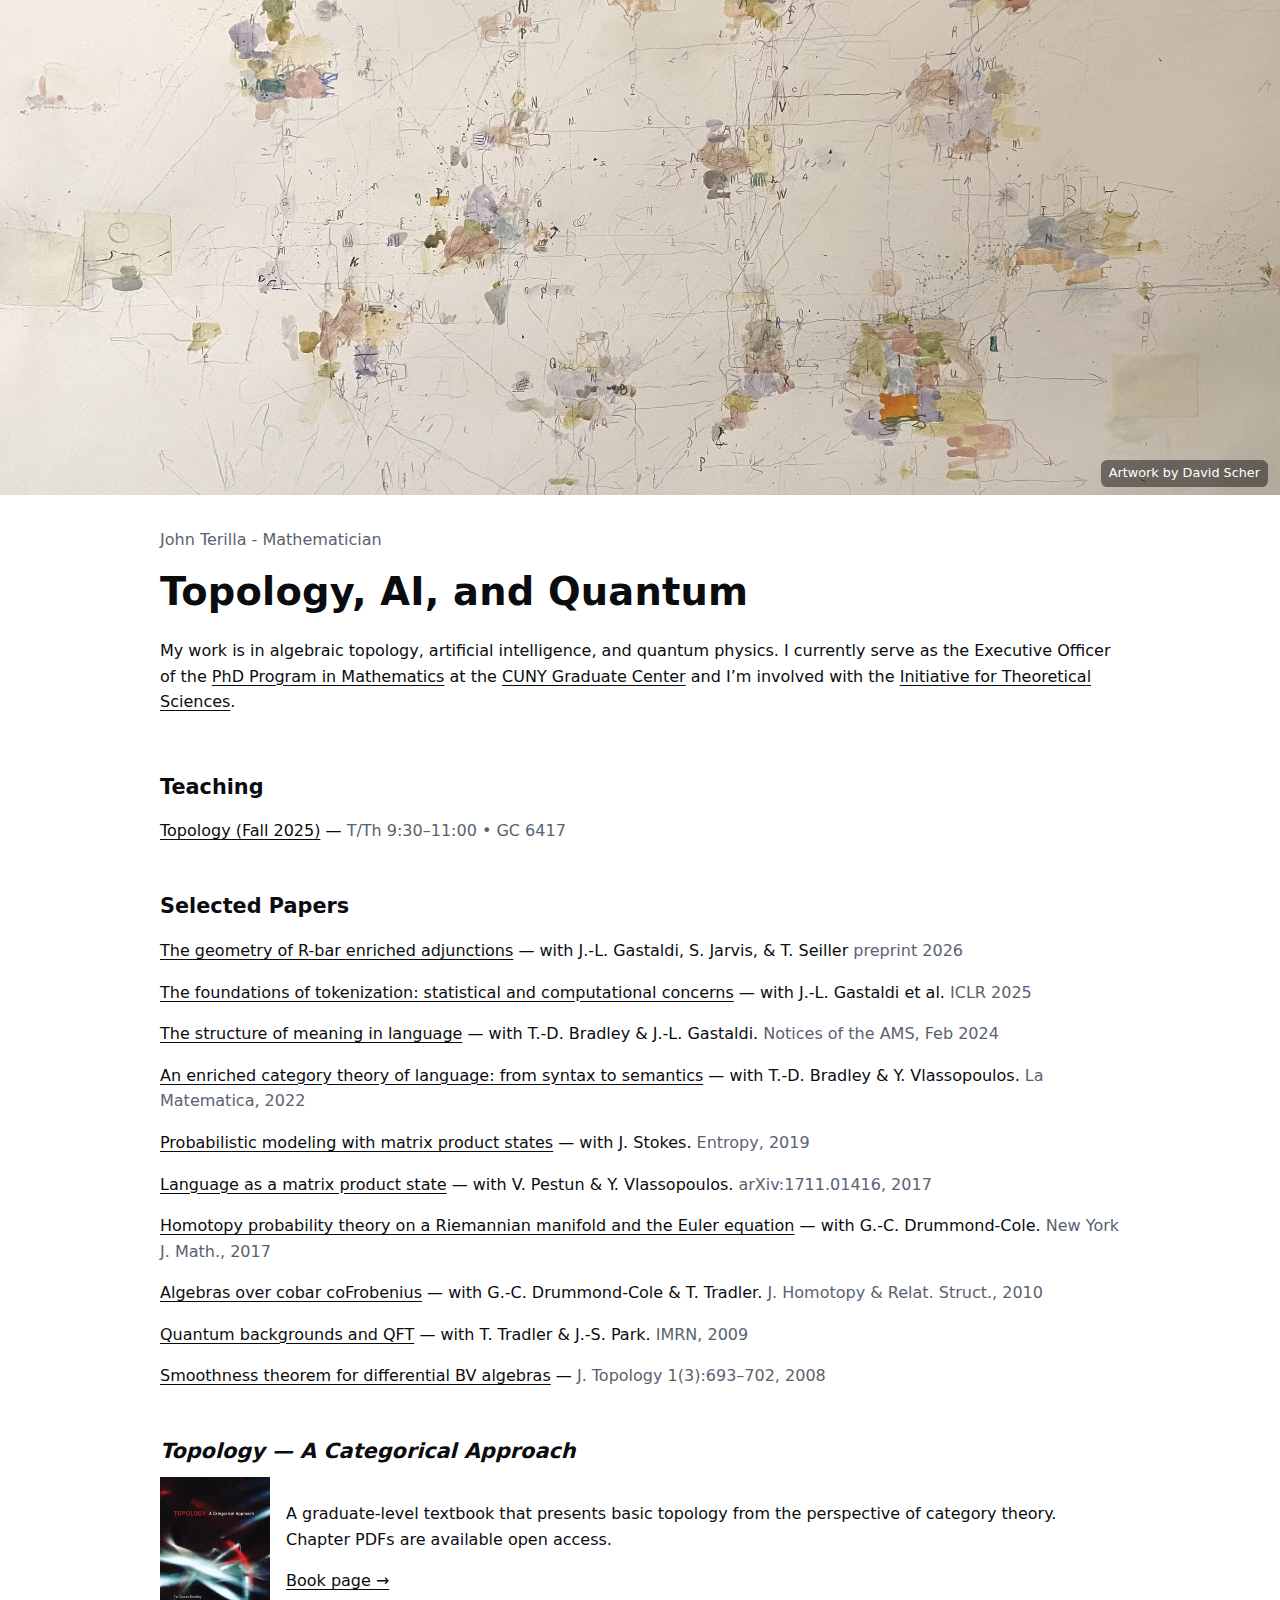
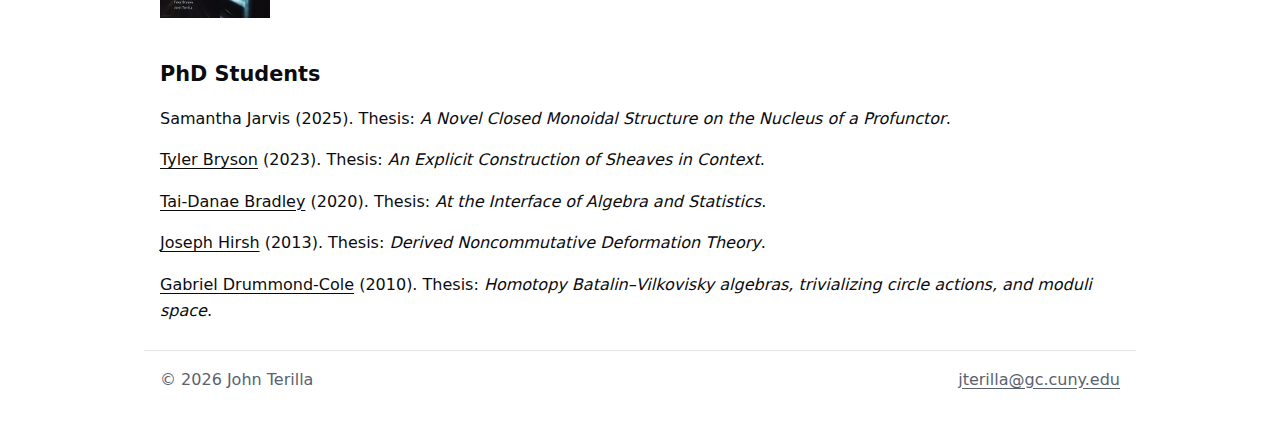
<file: index.html>
<!doctype html>
<html lang="en">
<head>
  <meta charset="utf-8" />
  <meta name="viewport" content="width=device-width, initial-scale=1" />
  <title>John Terilla</title>
  <meta name="description" content="Mathematician. Topology, AI, and Quantum. Executive Officer of the PhD Program in Mathematics at the CUNY Graduate Center." />
  <link rel="canonical" href="https://jterilla.github.io/" />
  <style>
    /* ——— Fonts ——— */
    
    

    /* ——— Theme tokens ——— */
    :root {
      --bg: #ffffff;
      --ink: #0b0c0f;
      --muted: #5a6270;
      --accent: #b8871b; /* amber */
      --link: currentColor;
      --maxw: 960px;
      /* section containers (cards): adjust these two lines to taste */                           /* e.g., color-mix(in oklab, #0b0c0f 2%, transparent) */               /* e.g., 1px solid rgba(127,127,127,.14) */
    }
    @media (prefers-color-scheme: dark) {
      :root { --bg:#0b0c0f; --ink:#e8eaef; --muted:#b2b8c4; --accent:#ffd591; }
    }

    html, body { height: 100%; }
    body { margin: 0; background: var(--bg); color: var(--ink);
      font: 16px/1.6 ui-sans-serif, system-ui, -apple-system, "Segoe UI", Roboto, Ubuntu, Cantarell, "Noto Sans", "Helvetica Neue", Arial, sans-serif; }
    .wrap { max-width: var(--maxw); margin: 0 auto; padding: 0 1rem; }

    /* accessibility */
    .skip-link { position:absolute; left:-999px; top:-999px; }
    .skip-link:focus { left: 16px; top: 16px; background: #ffd166; color:#000; padding:.5rem .75rem; border-radius:.5rem; text-decoration:none; }

    /* art-first hero */
    .hero { margin: 0; }
    .hero figure { margin: 0; }
    .hero img { display:block; width:100%; height: clamp(280px, 55vh, 560px); object-fit: cover; }
    .credit { position: relative; }
    .credit small { position:absolute; right:.75rem; bottom:.5rem; background: rgba(0,0,0,.45); color:#fff; padding:.2rem .5rem; border-radius:.4rem; font-size:.8rem; }

    /* intro */
    .intro { padding: 2rem 0 1.25rem; }
    .intro h1 { font-size: clamp(1.9rem, 3vw + 1rem, 2.4rem); margin:.25rem 0; letter-spacing:.2px; }
    .intro .tag { color: var(--muted); margin: 0 0 .5rem; }

    /* sections */
    section { padding: 1.25rem 0; }
    h2 { font-size: 1.3rem; margin: 0 0 .5rem; }
    .meta { color: var(--muted); text-decoration: none; }

    /* containers */
    

    /* lists */
    .list { list-style:none; padding:0; margin:0; }
    .list li { padding: .4rem 0; }
    .list li + li { margin-top: .2rem; }

    /* book block */
    .book { display:grid; grid-template-columns: auto 1fr; gap: 1rem; align-items:center; }
    .book img { width: 110px; height:auto; }

    /* contact card */
    
    

    /* footer */
    footer { border-top: 1px solid rgba(127,127,127,.2); margin-top: 2rem; }
    .footer-row { display:flex; justify-content:space-between; align-items:center; padding:1rem 0 2rem; color: var(--muted); }

    /* links & focus */
    a { color: var(--link); text-decoration: underline; text-underline-offset: 3px; }
    
    a:focus { outline: 2px solid var(--accent); outline-offset: 2px; border-radius: 4px; }

    /* dividers */
    .divider { border: 0; height: 1px; background: color-mix(in oklab, var(--ink) 18%, transparent); margin: .5rem 0 1.25rem; }

    /* grid helpers */
    .grid{display:grid;gap:1rem}
    @media (min-width:920px){.grid.two{grid-template-columns:1fr 1fr}}
  </style>
</head>
<body>
  <a class="skip-link" href="#content">Skip to content</a>

  <header class="hero" aria-label="Artwork by David Scher">
    <figure>
      <img src="https://jterilla.github.io/banner-2400.avif" alt="Abstract artwork by David Scher" width="2400" height="1350" />
      <div class="credit"><small>Artwork by David Scher</small></div>
    </figure>
  </header>

  <main id="content" class="wrap">
    <section class="intro" aria-label="Introduction">
      <p class="tag">John Terilla - Mathematician</p>
      <h1>Topology, AI, and Quantum</h1>
      <p>My work is in algebraic topology, artificial intelligence, and quantum physics. I currently serve as the Executive Officer of the <a href="https://www.gc.cuny.edu/mathematics">PhD Program in Mathematics</a> at the <a href="https://www.gc.cuny.edu/">CUNY Graduate Center</a> and I’m involved with the <a href="https://itsatcuny.org/">Initiative for Theoretical Sciences</a>.</p>
    </section>

  


<section id="teaching" aria-labelledby="teaching-h">
<h2 id="teaching-h">Teaching</h2>
<ul class="list">
<li>
<a href="courses/topology/">Topology (Fall 2025)</a>
— <span class="meta">T/Th 9:30–11:00 • GC 6417</span>
</li>
</ul>
</section>



    <section id="papers" aria-labelledby="papers-h">
      <h2 id="papers-h">Selected Papers </h2>
      <ul class="list">
        <li><a href="https://arxiv.org/abs/2601.07900">The geometry of R-bar enriched adjunctions</a> — with J.-L. Gastaldi, S. Jarvis, & T. Seiller <span class="meta">preprint 2026</span></li>
        <li><a href="https://arxiv.org/abs/2407.11606">The foundations of tokenization: statistical and computational concerns</a> — with J.-L. Gastaldi et al. <span class="meta">ICLR 2025</span></li>
        <li><a href="rnoti-p174.pdf">The structure of meaning in language</a> — with T.-D. Bradley & J.-L. Gastaldi. <span class="meta">Notices of the AMS, Feb 2024</span></li>
        <li><a href="https://link.springer.com/article/10.1007/s44007-022-00021-2">An enriched category theory of language: from syntax to semantics</a> — with T.-D. Bradley & Y. Vlassopoulos. <span class="meta">La Matematica, 2022</span></li>
        <li><a href="entropy-21-01236-with-cover.pdf">Probabilistic modeling with matrix product states</a> — with J. Stokes. <span class="meta">Entropy, 2019</span></li>
        <li><a href="https://arxiv.org/abs/1711.01416">Language as a matrix product state</a> — with V. Pestun & Y. Vlassopoulos. <span class="meta">arXiv:1711.01416, 2017</span></li>
        <li><a href="https://nyjm.albany.edu/j/2017/23-46.html">Homotopy probability theory on a Riemannian manifold and the Euler equation</a> — with G.-C. Drummond-Cole. <span class="meta">New York J. Math., 2017</span></li>
        <li><a href="https://tcms.org.ge/Journals/JHRS/xvolumes/2010/n1a2/v5n1a2hl.pdf">Algebras over cobar coFrobenius</a> — with G.-C. Drummond-Cole & T. Tradler. <span class="meta">J. Homotopy & Relat. Struct., 2010</span></li>
        <li><a href="https://academic.oup.com/imrn/article-abstract/2009/5/765/729453">Quantum backgrounds and QFT</a> — with T. Tradler & J.-S. Park. <span class="meta">IMRN, 2009</span></li>
        <li><a href="https://arxiv.org/abs/0709.2141">Smoothness theorem for differential BV algebras</a> — <span class="meta">J. Topology 1(3):693–702, 2008</span></li>
      </ul>
    </section>

 
    <section aria-labelledby="book-h">
      <h2 id="book-h"><em>Topology — A Categorical Approach</em></h2>
      <div class="book">
        <img src="TopologyBook/TopologyACategoricalApproach.png" alt="Cover: Topology — A Categorical Approach" width="200" height="260" />
        <div>
          <p>A graduate-level textbook that presents basic topology from the perspective of category theory. Chapter PDFs are available open access.</p>
          <p><a class="link" href="TopologyBook/">Book page →</a></p>
        </div>
      </div>
    </section>


    <section aria-labelledby="students-h">
      <h2 id="students-h">PhD Students</h2>
      <ul class="list">
        <li>Samantha Jarvis (2025). Thesis: <em>A Novel Closed Monoidal Structure on the Nucleus of a Profunctor</em>.</li>
        <li><a href="https://www.linkedin.com/in/tyler-bryson-89555117">Tyler Bryson</a> (2023). Thesis: <em>An Explicit Construction of Sheaves in Context</em>.</li>
        <li><a href="https://www.math3ma.com/">Tai-Danae Bradley</a> (2020). Thesis: <em>At the Interface of Algebra and Statistics</em>.</li>
        <li><a href="https://www.linkedin.com/in/joseph-hirsh">Joseph Hirsh</a> (2013). Thesis: <em>Derived Noncommutative Deformation Theory</em>.</li>
        <li><a href="https://drummondcole.com/">Gabriel Drummond-Cole</a> (2010). Thesis: <em>Homotopy Batalin–Vilkovisky algebras, trivializing circle actions, and moduli space</em>.</li>
      </ul>
    </section>

  </main>

  <footer class="wrap">
    <div class="footer-row">
      <div>© <span id="y">2025</span> John Terilla</div>
      <div><a href="mailto:jterilla@gc.cuny.edu">jterilla@gc.cuny.edu</a></div>
    </div>
  </footer>

  <script>document.getElementById('y').textContent = new Date().getFullYear();</script>
</body>
</html>
</file>
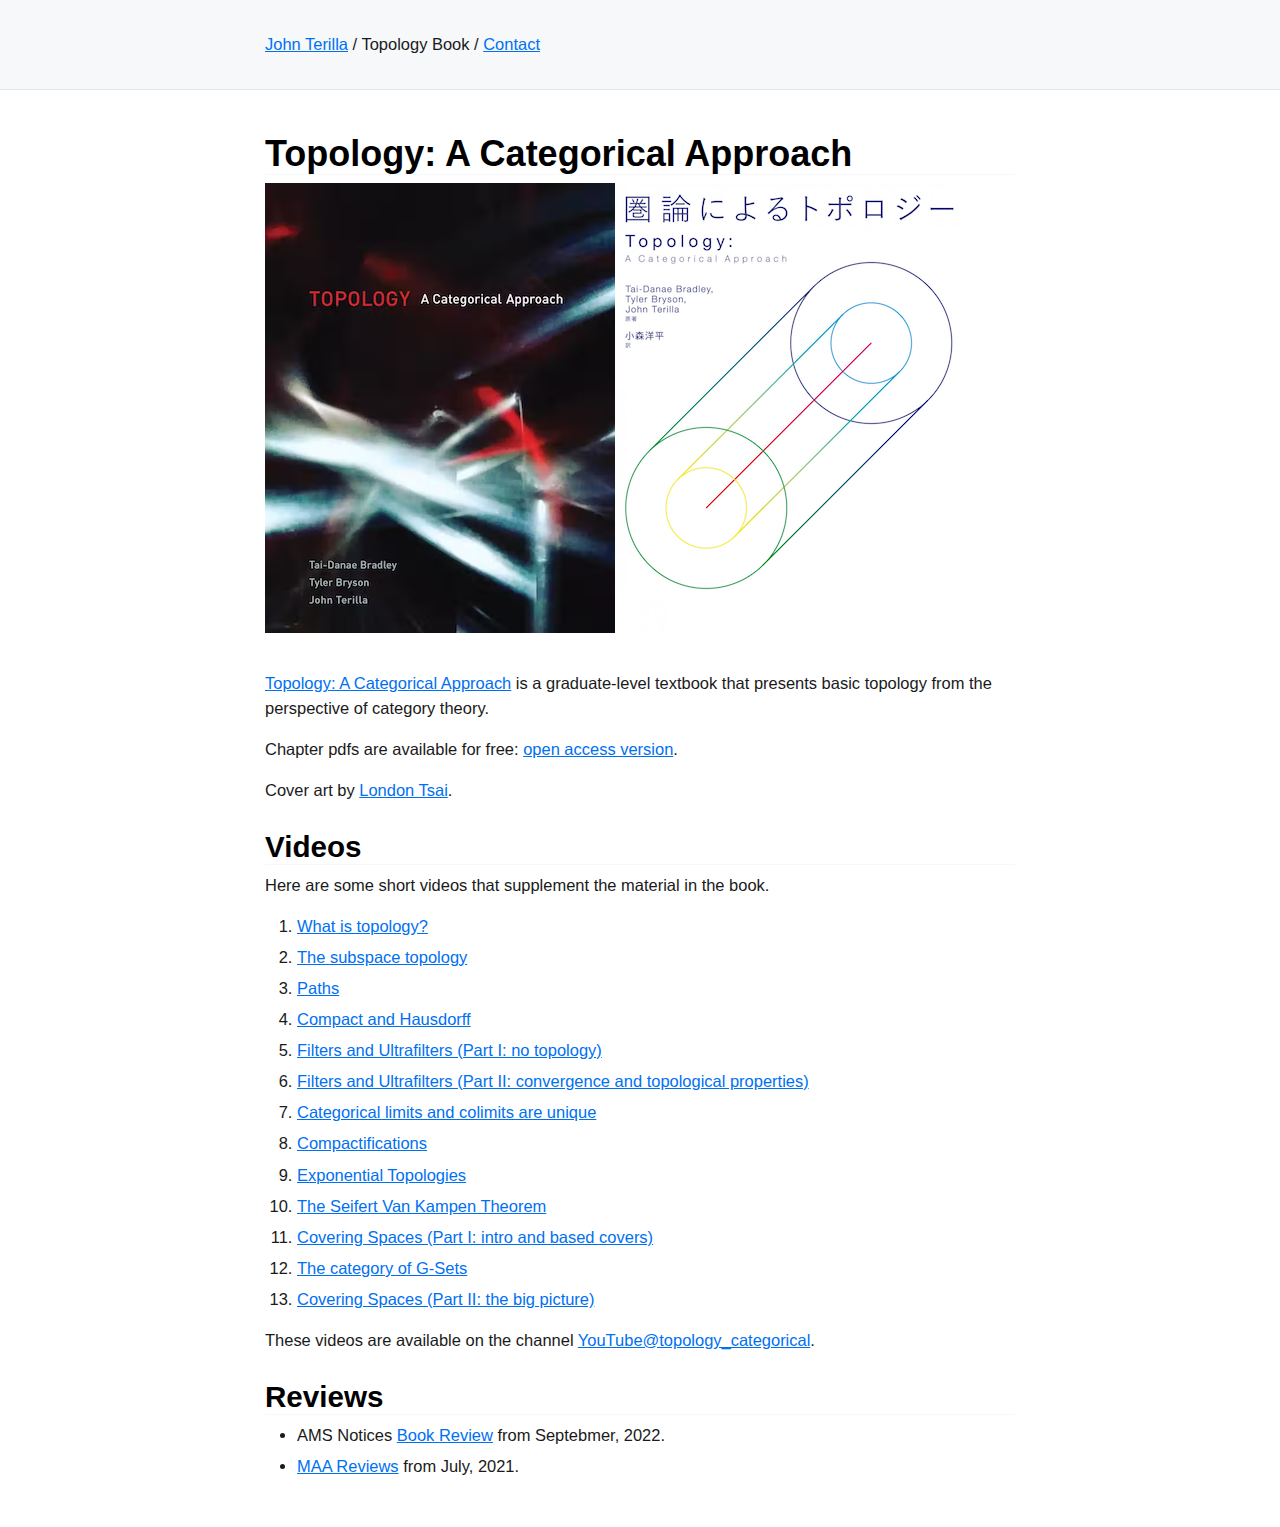
<file: TopologyBook/index.html>
<!DOCTYPE html>
<html lang="en">

<head>
<link rel="stylesheet" href="../new.css">



    <meta charset="utf-8">
    <meta name="description" content="Main Page for Topology: A Categorical Approach">
    <meta name="viewport" content="width=device-width, initial-scale=1.0">

    <title>Topology: A Categorical Approach</title>
</head>


<body>

 <header>
        <nav><a href="../index.html">John Terilla</a> / Topology Book / <a href="../contact.html">Contact</a> <!--/ <a href="../Spring2024/math625/index.html">Math 625</a> -->
      </nav>
</header>

<main>

<h1 class="title">Topology: A Categorical Approach</h1>


<figure>
<img src="TopologyACategoricalApproach.png" alt="Book Cover"><img src="TopologyACategoricalApproach_jp.png" alt="Japanese Edition Cover">
</figure>	



<a href="https://mitpress.mit.edu/books/topology">Topology: A Categorical Approach</a> is a graduate-level textbook that presents basic topology from the perspective of category theory.</p>  

<p>Chapter pdfs are available for free: <a href="https://topology.mitpress.mit.edu/">open access version</a>.</p>

<p>Cover art by <a href="https://www.londontsai.com/">London Tsai</a>.</p>


<h2 style="margin-top:15px">Videos</h2>
	<p>Here are some short videos that supplement the material in the book.</p>
	<ol>
		<li><a href="https://youtu.be/WdIVpbOKyM8">What is topology?</a></li>

		<li><a href="https://youtu.be/xMmQrqdOkwI">The subspace topology</a></li>

		<li><a href="https://youtu.be/lF-P3elsEYA">Paths</a></li>

		<li><a href="https://youtu.be/3AjnafqDK-c">Compact and Hausdorff</a></li>

		<li><a href="https://youtu.be/PonPdXzfoGM">Filters and Ultrafilters (Part I: no topology)</a></li>

		<li><a href="https://youtu.be/MkO6jnxXlww">Filters and Ultrafilters (Part II: convergence and topological properties)</a></li>

		<li><a href="https://youtu.be/wWIkas5_tHc">Categorical limits and colimits are unique</a></li>
	<li><a href="https://youtu.be/eA6SoQaLJ00">Compactifications</a></li>
	<li><a href="https://youtu.be/FHsY7JOcCvA">Exponential Topologies</a></li>
<li><a href="https://www.youtube.com/watch?v=VoyDxUIq64c">The Seifert Van Kampen Theorem</a></li>
<li><a href="https://youtu.be/-VCtrIDkzqU">Covering Spaces (Part I: intro and based covers)</a></li>
<li><a href="https://www.youtube.com/watch?v=uZMsA1uJ7Zk">The category of G-Sets</a></li>
	<li><a href="https://youtu.be/OgXae1IA3uE">Covering Spaces (Part II: the big picture)</a></li>
</ol>
<p>These videos are available on the channel <a href="https://www.youtube.com/@topology_categorical">YouTube@topology_categorical</a>.</p>
 

 <h2 style="margin-top:15px">Reviews</h2>
  <ul><li>AMS Notices <a href="https://www.ams.org/journals/notices/202208/rnoti-p1383.pdf">Book Review</a> from Septebmer, 2022.</li>
  <li><a href="https://www.maa.org/press/maa-reviews/topology-a-categorical-approach">MAA Reviews</a> from July, 2021.</li>
</ul>
	

 </main>


</body></html>
</file>
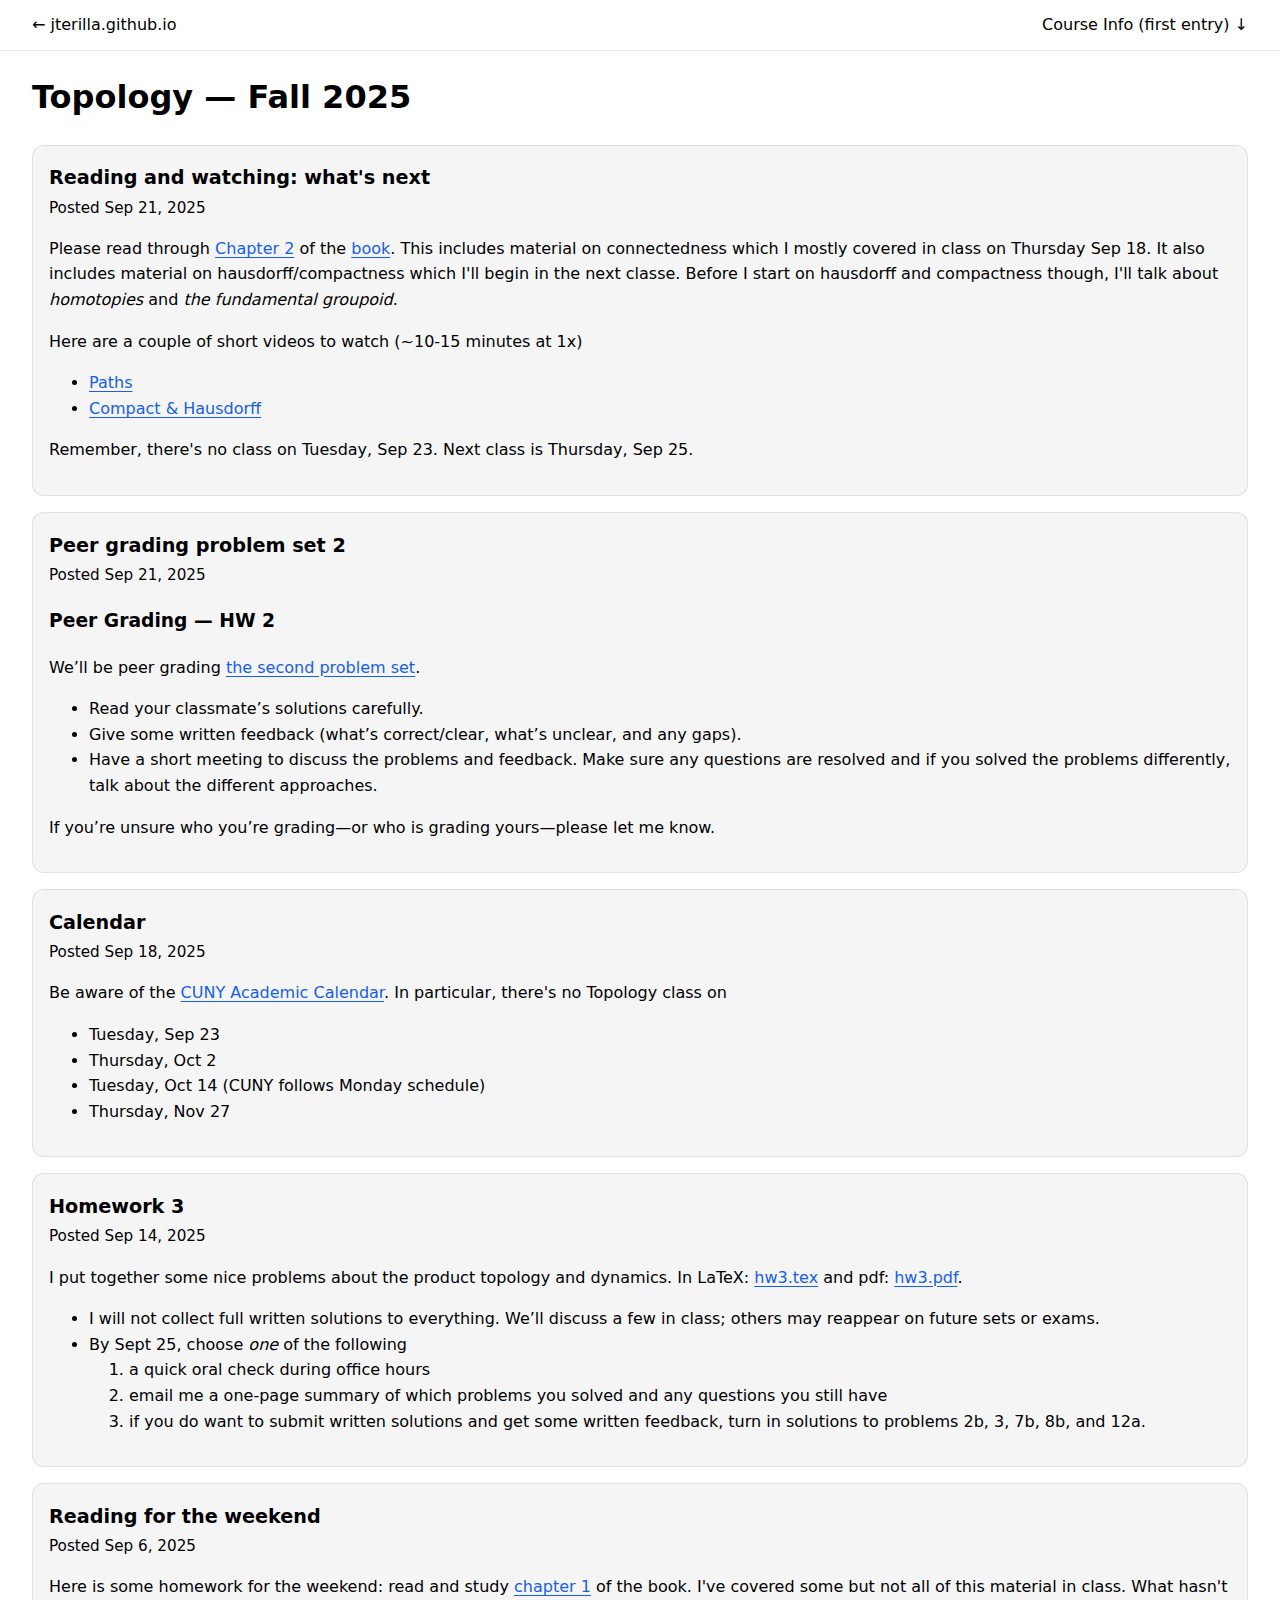
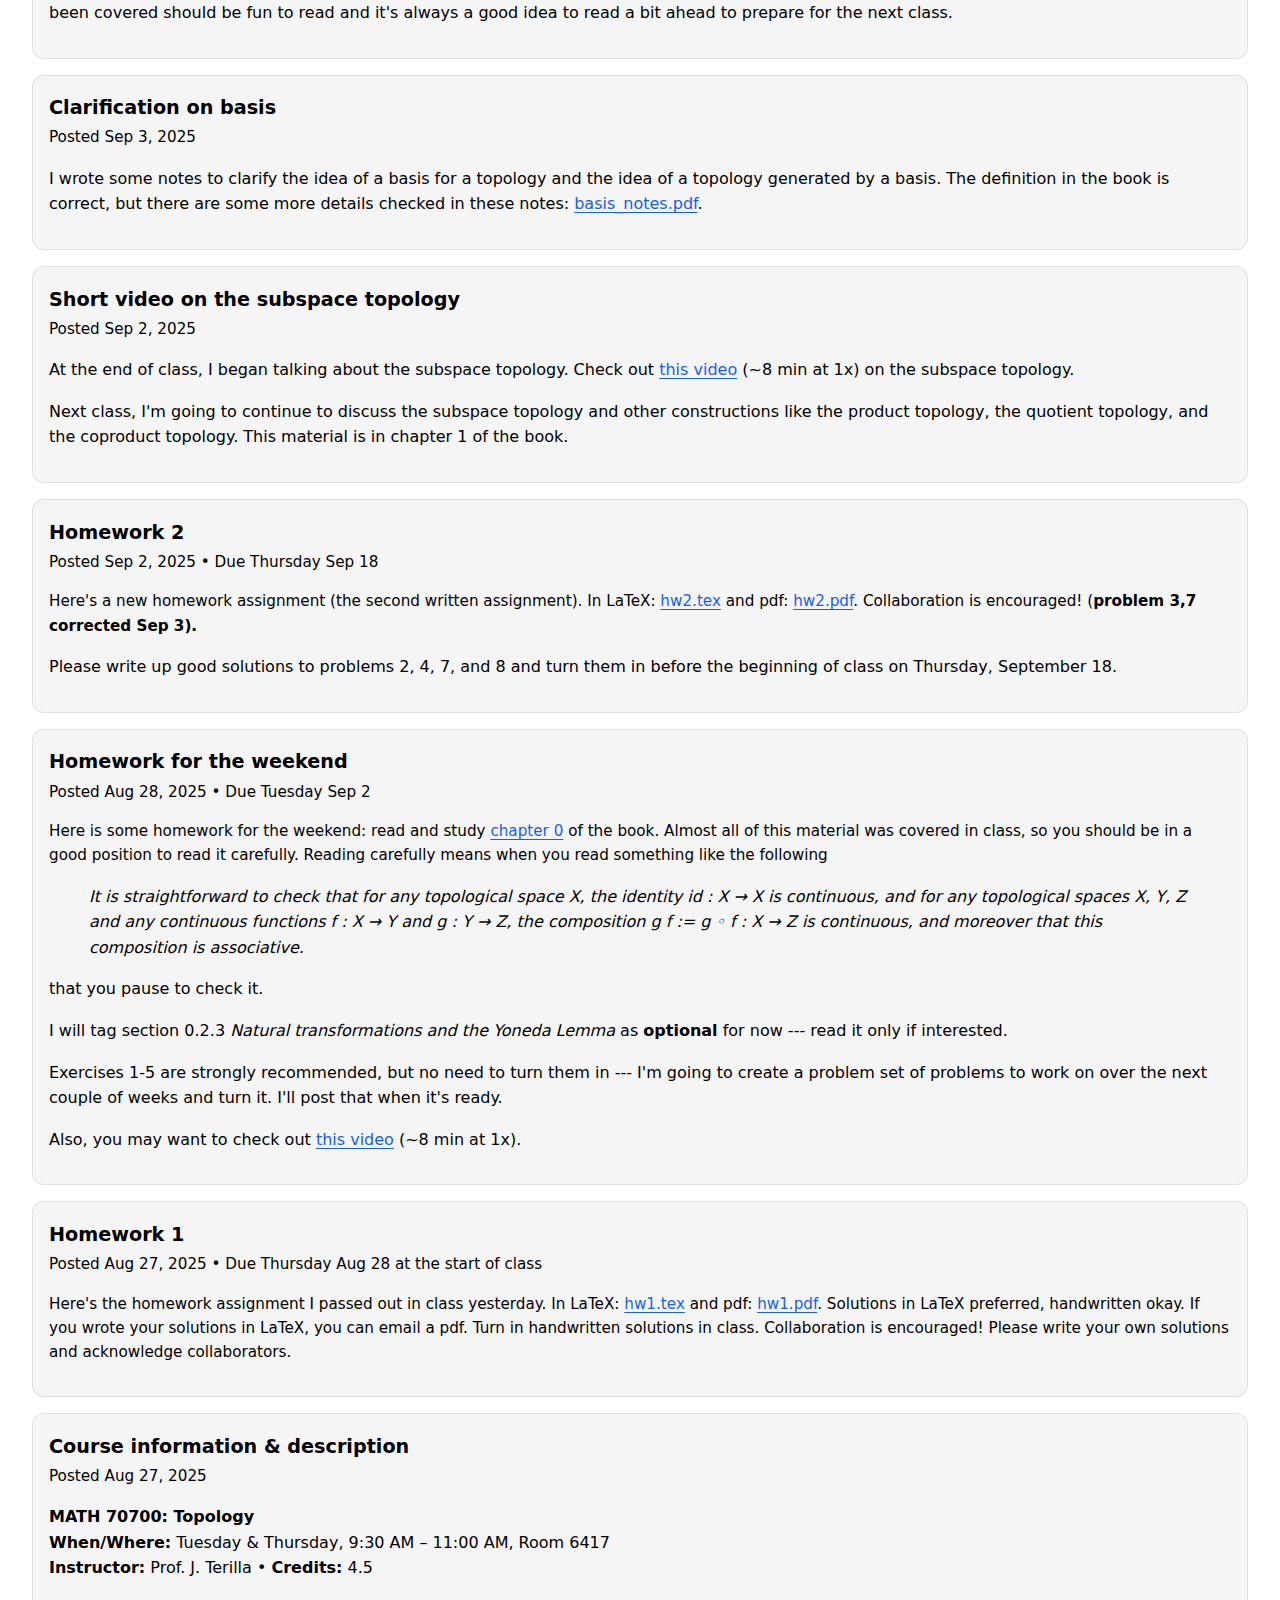
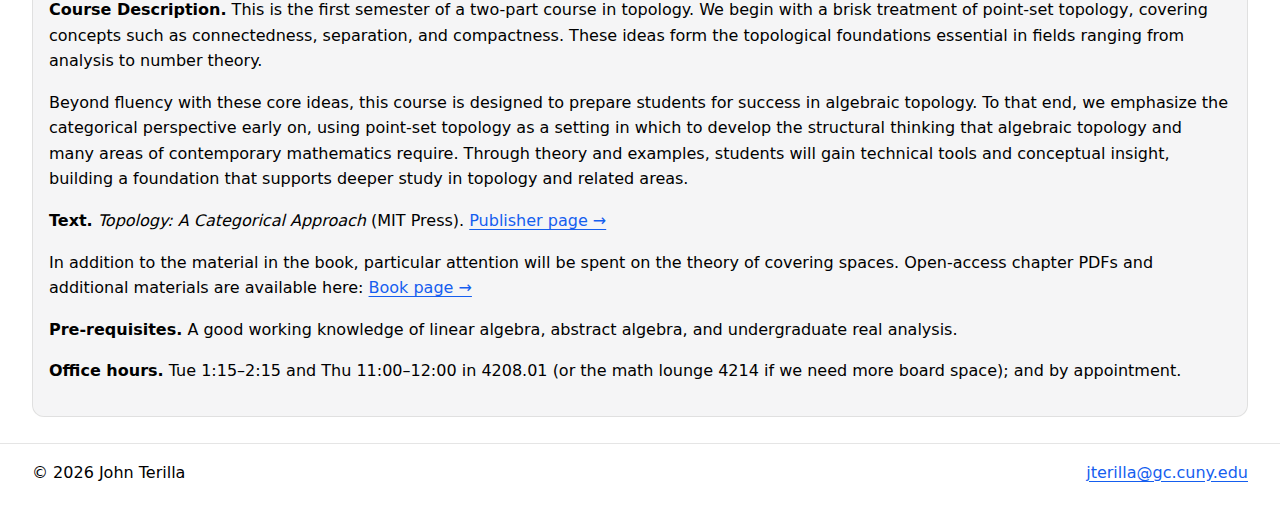
<file: courses/topology/index.html>
<!doctype html>
<html lang="en">
<head>
  <meta charset="utf-8" />
  <meta name="viewport" content="width=device-width, initial-scale=1" />
  <title>MATH 70700: Topology — Fall 2025 — John Terilla</title>
  <meta name="description" content="Course blog for MATH 70700 (Topology) at the CUNY Graduate Center. Syllabus, entries, homework, and resources." />
  <link rel="canonical" href="https://jterilla.github.io/courses/phd-topology-f25/" />
  <style>
    /* ——— Theme tokens (mirrors homepage) ——— */
    :root {$1--ring: 2px solid var(--accent);
      --radius: .75rem; /* set to 0 for square cards, or .75rem for rounded */
    }
    @media (prefers-color-scheme: dark) {
      :root { --bg:#0b0c0f; --ink:#e8eaef; --muted:#b2b8c4; --accent:#ffd591; --link: currentColor; --card-bg: color-mix(in oklab, var(--ink) 6%, transparent); --card-bd: 1px solid color-mix(in oklab, var(--ink) 18%, transparent); }
    }

    html, body { height: 100%; }
    body { margin: 0; background: var(--bg); color: var(--ink);
      font: 16px/1.6 ui-sans-serif, system-ui, -apple-system, "Segoe UI", Roboto, Ubuntu, Cantarell, "Noto Sans", "Helvetica Neue", Arial, sans-serif; }
    .wrap { max-width: var(--maxw); margin: 0 auto; padding: 0 1rem; }

    /* a11y */
    .skip-link { position:absolute; left:-999px; top:-999px; }
    .skip-link:focus { left: 16px; top: 16px; background: #ffd166; color:#000; padding:.5rem .75rem; border-radius:.5rem; text-decoration:none; }

    /* Header */
    header { border-bottom: 1px solid rgba(127,127,127,.2); }
    .top { display:flex; align-items:center; justify-content:space-between; gap:.75rem; padding:.75rem 0; }
    .crumb { color: var(--muted); text-decoration: none; }
    .crumb:focus { outline: var(--ring); outline-offset: 2px; border-radius: 4px; }

    /* Title block */
    .intro { padding: 1.25rem 0 .25rem; }
    .intro h1 { font-size: clamp(1.8rem, 3vw + 1rem, 2.4rem); margin: 0; letter-spacing:.2px; }
    .tag { color: var(--muted); margin:.15rem 0 .75rem; }

    .meta-row { display:flex; flex-wrap:wrap; gap:.5rem; margin: .5rem 0 1rem; }
    .pill { display:inline-flex; align-items:center; gap:.5rem; border: var(--card-bd); background: var(--card-bg); border-radius: 999px; padding:.3rem .65rem; font-size:.95rem; }
    .pill b { font-weight:600; }

    /* Layout */
    main { display:grid; grid-template-columns: 1fr; gap: 1.25rem; }
     }

    /* Entries */
    .stream { display:grid; gap: 1rem; }
    article.entry {$1border-radius: var(--radius);$2}
    .entry header { border:0; padding:0; margin:0 0 .3rem; }
    .entry h2 { font-size: 1.2rem; margin:.1rem 0; }
    .entry .sub { color: var(--muted); font-size:.95rem; }
    .entry .anchor { text-decoration:none; opacity:.8; }
    .entry .anchor:focus { outline: var(--ring); outline-offset: 2px; border-radius: 4px; }

    .list { list-style: none; padding:0; margin:0; }
    .list li { padding:.35rem 0; }

    /* Links */
    a { color: var(--link); text-decoration: underline; text-underline-offset: 3px; }
    a:focus { outline: var(--ring); outline-offset: 2px; border-radius: 4px; }

    footer { border-top: 1px solid rgba(127,127,127,.2); margin-top: 1.5rem; }
    .footer-row { display:flex; justify-content:space-between; align-items:center; padding:1rem 0 2rem; color: var(--muted); }

    /* Print — expand details, remove chrome */
    @media print {
      nav.toc, .crumb, .meta-row, footer { display:none !important; }
      body { color:#000; }
      .entry { break-inside: avoid; }
    }
  :root { --link: #155EEF; }
    nav.toc { display:none !important; }
    @media (min-width:980px){ main { grid-template-columns: 1fr; } }
    @media (prefers-color-scheme: dark){ :root { --link: currentColor; } }
      /* Reinstate shaded entry cards */
    .stream { display:grid; gap: 1rem; }
    article.entry { border: var(--card-bd); background: var(--card-bg); border-radius: var(--radius); padding: 1rem; }
    /* Ensure the tokens exist; later definitions safely override earlier ones */
    :root { --card-bg: color-mix(in oklab, var(--ink) 3%, transparent); --card-bd: 1px solid color-mix(in oklab, var(--ink) 12%, transparent); }
    @media (prefers-color-scheme: dark) { :root { --card-bg: color-mix(in oklab, var(--ink) 6%, transparent); --card-bd: 1px solid color-mix(in oklab, var(--ink) 18%, transparent); } }
      /* Card styling fix (broad browser support) */
    :root {
      --card-bg: rgba(11,12,15,.04); /* light subtle gray */
      --card-bd: 1px solid rgba(127,127,127,.18);
    }
    @media (prefers-color-scheme: dark) {
      :root { --card-bg: rgba(232,234,239,.06); --card-bd: 1px solid rgba(232,234,239,.22); }
    }
    .stream { display:grid; gap: 1rem; }
    article.entry {
      background: rgba(11,12,15,.04); /* fallback */
      background: var(--card-bg);      /* variable */
      border: 1px solid rgba(127,127,127,.18); /* fallback */
      border: var(--card-bd);                       /* variable */
      border-radius: var(--radius, .75rem);
      padding: 1rem;
    }
      /* Breathing room on small & large screens */
    .wrap { padding-left: clamp(1rem, 4vw, 2rem); padding-right: clamp(1rem, 4vw, 2rem); }
  </style>

  <!-- enable MathJax
  <script id="MathJax-script" async src="https://cdn.jsdelivr.net/npm/mathjax@3/es5/tex-mml-chtml.js"></script>
  -->

  <!-- Schema.org Course data -->
  <script type="application/ld+json">
  {
    "@context": "https://schema.org",
    "@type": "Course",
    "name": "MATH 70700: Topology",
    "courseCode": "MATH 70700",
    "description": "First semester of a two‑part topology course with a categorical perspective.",
    "provider": {"@type":"CollegeOrUniversity","name":"CUNY Graduate Center","sameAs":"https://www.gc.cuny.edu/"},
    "educationalLevel": "PhD",
    "instructor": {"@type":"Person","name":"John Terilla","sameAs":"https://jterilla.github.io/"},
    "hasCourseInstance": {
      "@type": "CourseInstance",
      "name": "MATH 70700 — Fall 2025",
      "courseMode": "InPerson",
      "startDate": "2025-09-02",
      "endDate": "2025-12-15",
      "location": {"@type":"Place","name":"Room 6417, CUNY Graduate Center"},
      "schedule": "TU TH 09:30-11:00"
    }
  }
  </script>
</head>
<body>
  <a class="skip-link" href="#content">Skip to content</a>

  <header>
    <div class="wrap top">
      <a class="crumb" href="../../index.html">← jterilla.github.io</a>
      <a class="crumb" href="#course-info">Course Info (first entry) ↓</a>
    </div>
  </header>

  <main id="content" class="wrap">
    

    <div>
      <!-- STREAM -->
      <section id="entries" aria-labelledby="entries-h">
        <h1 id="entries-h">Topology — Fall 2025</h1>
        <div class="stream">


          <!-- Entry 8 — weekend -->
          <article class="entry" id="2025-09-21" aria-labelledby="2025-09-21-h">
            <header>
              <h2 id="2025-09-21">Reading and watching: what's next</h2>
              <div class="sub">Posted Sep 21, 2025</div>
            </header>
            <div class="content">
              <p>Please read through <a href="https://assets.pubpub.org/58cq0vd2/21597354958125.pdf">Chapter 2</a> of the <a href="https://jterilla.github.io/TopologyBook/index.html">book</a>.  This includes material on connectedness which I mostly covered in class on Thursday Sep 18.  It also includes material on hausdorff/compactness which I'll begin in the next classe.  Before I start on hausdorff and compactness though, I'll talk about <em>homotopies</em> and <em>the fundamental groupoid</em>.</p>
              <p>Here are a couple of short videos to watch (~10-15 minutes at 1x)</p>
                <ul>
                  <li><a href="https://youtu.be/lF-P3elsEYA?feature=shared">Paths</a></li>
                  <li><a href="https://youtu.be/3AjnafqDK-c?feature=shared">Compact & Hausdorff</a></li>
                </ul>
                <p>Remember, there's no class on Tuesday, Sep 23.  Next class is Thursday, Sep 25.</p>
            </div>
          </article>

        <!-- Entry 8 — peer grading -->
          <article class="entry" id="2025-09-21-grading" aria-labelledby="2025-09-21-grading-h">
            <header>
              <h2 id="2025-09-21-grading">Peer grading problem set 2</h2>
              <div class="sub">Posted Sep 21, 2025</div>
            </header>
            <div class="content">
              <h3>Peer Grading — HW 2</h3>
                <p>We’ll be peer grading <a href="hw/hw2.pdf">the second problem set</a>.</p>
                  <ul>
                    <li>Read your classmate’s solutions carefully.</li>
                    <li>Give some written feedback (what’s correct/clear, what’s unclear, and any gaps).</li>
                    <li>Have a short meeting to discuss the problems and feedback.  Make sure any questions are resolved and if you solved the problems differently, talk about the different approaches.</li>
                  </ul>
                <p>If you’re unsure who you’re grading—or who is grading yours—please let me know.</p>
            </div>
          </article>

<!-- Entry 6 — calendar -->
          <article class="entry" id="2025-09-18-cal" aria-labelledby="2025-09-18-cal-h">
            <header>
              <h2 id="2025-09-18-cal">Calendar</h2>
              <div class="sub">Posted Sep 18, 2025</div>
            </header>
            <div class="content">
              <p>Be aware of the <a href="https://www.cuny.edu/academics/academic-calendars/">CUNY Academic Calendar</a>.  In particular, there's no Topology class on</p>
                <ul>
                  <li>Tuesday, Sep 23</li>
                  <li>Thursday, Oct 2</li>
                  <li>Tuesday, Oct 14 (CUNY follows Monday schedule)</li>
                  <li>Thursday, Nov 27</li>
                </ul>
            </div>
          </article>

<!-- Entry 6 — weekend -->
          <article class="entry" id="2025-09-14-hw3" aria-labelledby="2025-09-14-hw3-h">
            <header>
              <h2 id="2025-09-13-hw3">Homework 3</h2>
              <div class="sub">Posted Sep 14, 2025</div>
            </header>
            <div class="content">
              <p>I put together some nice problems about the product topology and dynamics.  In LaTeX: <a href="hw/hw3.tex">hw3.tex</a> and pdf: <a href="hw/hw3.pdf">hw3.pdf</a>.</p>
                <ul>
                  <li>I will not collect full written solutions to everything. We’ll discuss a few in class; others may reappear on future sets or exams.</li>
                  <li>By Sept 25, choose <em>one</em> of the following
                    <ol>
                      <li>a quick oral check during office hours</li>
                      <li>email me a one-page summary of which problems you solved and any questions you still have</li>
                      <li>if you do want to submit written solutions and get some written feedback, turn in solutions to problems 2b, 3, 7b, 8b, and 12a.</li>
                    </ol>
                  </li>
                </ul>
            </div>
          </article>

<!-- Entry 6 — basis notes -->
          <article class="entry" id="2025-09-06-weekend" aria-labelledby="2025-09-06-weekend-h">
            <header>
              <h2 id="2025-09-06-weekend">Reading for the weekend</h2>
              <div class="sub">Posted Sep 6, 2025</div>
            </header>
            <div class="content">
              <p>Here is some homework for the weekend: read and study <a href="https://assets.pubpub.org/fkoo9e9w/01597354930146.pdf">chapter 1</a> of the book.  I've covered some but not all of this material in class.  What hasn't been covered should be fun to read and it's always a good idea to read a bit ahead to prepare for the next class.</p>
            </div>
          </article>

<!-- Entry 6 — basis notes -->
          <article class="entry" id="2025-09-03-basis" aria-labelledby="2025-09-03-basis-h">
            <header>
              <h2 id="2025-09-03-basis">Clarification on basis</h2>
              <div class="sub">Posted Sep 3, 2025</div>
            </header>
            <div class="content">
              <p>I wrote some notes to clarify the idea of a basis for a topology and the idea of a topology generated by a basis.  The definition in the book is correct, but there are some more details checked in these notes: <a href="basis_notes.pdf">basis_notes.pdf</a>. </p>
            </div>
          </article>

<!-- Entry 5 — subspace video -->
          <article class="entry" id="2025-09-02-video" aria-labelledby="2025-09-02-video-h">
            <header>
              <h2 id="2025-09-02-video">Short video on the subspace topology</h2>
              <div class="sub">Posted Sep 2, 2025</div>
            </header>
            <div class="content">
              <p>At the end of class, I began talking about the subspace topology.  Check out <a href="https://youtu.be/xMmQrqdOkwI?si=71ILupa2udPkjMhY">this video</a> (~8 min at 1x) on the subspace topology.</p>
              <p>Next class, I'm going to continue to discuss the subspace topology and other constructions like the product topology, the quotient topology, and the coproduct topology.  This material is in chapter 1 of the book.</p>
            </div>
          </article>

<!-- Entry 4 — HOMEWORK 2 -->
          <article class="entry" id="2025-09-02-hw3" aria-labelledby="2025-09-02-hw3-h">
            <header>
              <h2 id="2025-09-02-hw3">Homework 2</h2>
              <div class="sub">Posted Sep 2, 2025 • Due Thursday Sep 18</div>
            </header>
            <div class="content">
              <p class="sub">Here's a new homework assignment (the second written assignment).  In LaTeX: <a href="hw/hw2.tex">hw2.tex</a> and pdf: <a href="hw/hw2.pdf">hw2.pdf</a>.  Collaboration is encouraged! (<strong>problem 3,7 corrected Sep 3).</strong></p><div class="content"> </p>
                <p>Please write up good solutions to problems 2, 4, 7, and 8 and turn them in before the beginning of class on Thursday, September 18.</p>
            </div>
          </article>

     <!-- Entry 3 — HOMEWORK 2 -->
          <article class="entry" id="2025-08-27-hw1" aria-labelledby="2025-08-27-hw1-h">
            <header>
              <h2 id="2025-08-27-hw2">Homework for the weekend</h2>
              <div class="sub">Posted Aug 28, 2025 • Due Tuesday Sep 2</div>
            </header>
            <div class="content">
              <p class="sub">Here is some homework for the weekend: read and study <a href="https://assets.pubpub.org/pa2m11tj/61597354865598.pdf">chapter 0</a> of the book.  Almost all of this material was covered in class, so you should be in a good position to read it carefully.  Reading carefully means when you read something like the following <blockquote><em>It is straightforward to check that for any topological space X, the identity id : X → X is
              continuous, and for any topological spaces X, Y, Z and any continuous functions f : X → Y and g : Y → Z, the composition g f := g ◦ f : X → Z is continuous, and moreover that
              this composition is associative.</em></blockquote> that you pause to check it.</p>
              <p>I will tag section 0.2.3 <em>Natural transformations and the Yoneda Lemma</em> as <strong>optional</strong> for now --- read it only if interested.</p>
              <p>Exercises 1-5 are strongly recommended, but no need to turn them in --- I'm going to create a problem set of problems to work on over the next couple of weeks and turn it.  I'll post that when it's ready.</p>
              <p>Also, you may want to check out <a href="https://youtu.be/WdIVpbOKyM8?feature=shared">this video</a> (~8 min at 1x).</p>
            </div>
          </article>

      <!-- Entry 2 — HOMEWORK 1 -->
          <article class="entry" id="2025-08-27-hw1" aria-labelledby="2025-08-27-hw1-h">
            <header>
              <h2 id="2025-08-27-hw1-h">Homework 1</h2><!-- <a class="anchor" href="#2025-08-27-hw1" aria-label="Link to this entry">¶</a> -->
              <div class="sub">Posted Aug 27, 2025 • Due Thursday Aug 28 at the start of class</div>
            </header>
            <div class="content">
              <p class="sub">Here's the homework assignment I passed out in class yesterday.  In LaTeX: <a href="hw/hw1.tex">hw1.tex</a> and pdf: <a href="hw/hw1.pdf">hw1.pdf</a>.  Solutions in LaTeX preferred, handwritten okay.  If you wrote your solutions in LaTeX, you can email a pdf.  Turn in handwritten solutions in class.  Collaboration is encouraged!  Please write your own solutions and acknowledge collaborators.  </p>
            </div>
          </article>

          <!-- Entry 1 — COURSE INFO (top) -->
          <article class="entry" id="course-info" aria-labelledby="course-info">
            <header>
              <h2 id="course-info">Course information & description</h2>
              <div class="sub">Posted Aug 27, 2025</div>
            </header>
            <div class="content">
              <p><b>MATH 70700: Topology</b><br>
                <b>When/Where:</b> Tuesday & Thursday, 9:30 AM – 11:00 AM, Room 6417<br>
                <b>Instructor:</b> Prof. J. Terilla • <b>Credits:</b> 4.5</p>

              <p><b>Course Description.</b> This is the first semester of a two-part course in topology. We begin with a brisk treatment of point-set topology, covering concepts such as connectedness, separation, and compactness. These ideas form the topological foundations essential in fields ranging from analysis to number theory.</p>

              <p>Beyond fluency with these core ideas, this course is designed to prepare students for success in algebraic topology. To that end, we emphasize the categorical perspective early on, using point-set topology as a setting in which to develop the structural thinking that algebraic topology and many areas of contemporary mathematics require. Through theory and examples, students will gain technical tools and conceptual insight, building a foundation that supports deeper study in topology and related areas.</p>

              <p><b>Text.</b> <em>Topology: A Categorical Approach</em> (MIT Press). <a href="https://mitpress.mit.edu/books/topology">Publisher page →</a></p>
              <p>In addition to the material in the book, particular attention will be spent on the theory of covering spaces.  Open-access chapter PDFs and additional materials are available here: <a href="https://jterilla.github.io/TopologyBook/index.html">Book page →</a></p>

              <p><b>Pre‑requisites.</b> A good working knowledge of linear algebra, abstract algebra, and undergraduate real analysis.</p>

              <p><b>Office hours.</b> Tue 1:15–2:15 and Thu 11:00–12:00 in 4208.01 (or the math lounge 4214 if we need more board space); and by appointment.</p>
            </div>
          </article>

          

        </div>
      </section>

    </div>
  </main>

  <br>

  <footer class="wrap">
    <div class="footer-row">
      <div>© <span id="y">2025</span> John Terilla</div>
      <div><a href="mailto:jterilla@gc.cuny.edu">jterilla@gc.cuny.edu</a></div>
    </div>
  </footer>

  <script>document.getElementById('y').textContent = new Date().getFullYear();</script>
</body>
</html>
</file>
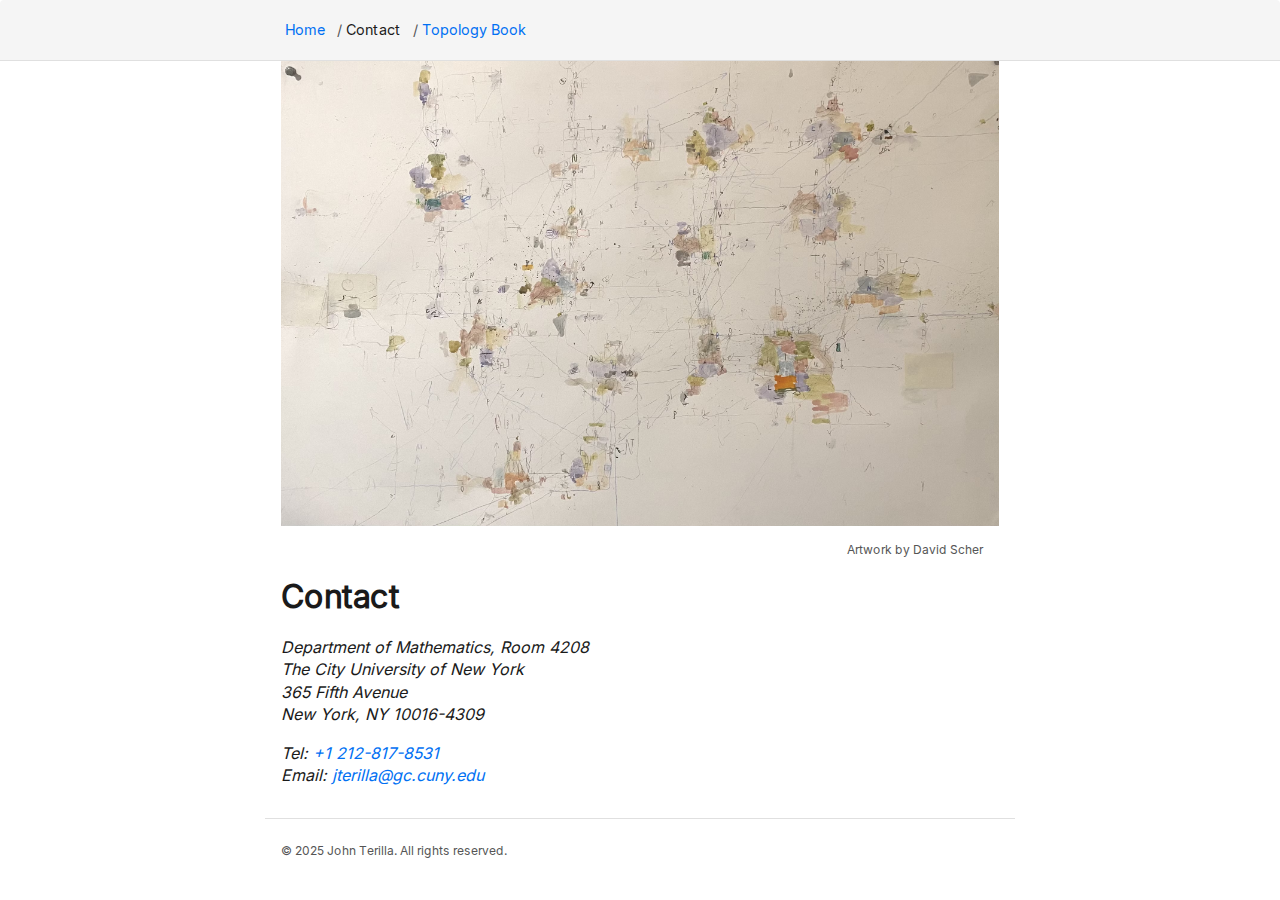
<file: contact.html>
<!DOCTYPE html>
<html lang="en">
<head>
  <meta charset="utf-8">
  <meta name="description" content="John Terilla Contact Information">
  <meta name="viewport" content="width=device-width, initial-scale=1.0">
  <title>John Terilla Contact</title>
  <link rel="preload" href="fonts/inter.css" as="style">
<link rel="stylesheet" href="style.css?v=20250806">
</head>
<body>
  	<a href="#main" class="skip-link">Skip to content</a>
  <header>
     <nav class="global-nav">
    <div class="container">
      <a href="./index.html">Home</a>
      <span class="current">Contact</span>
      <a href="./TopologyBook/index.html">Topology Book</a>
    </div>
  </nav>
  <div class="container">
 <figure class="banner-figure">
    <img
      class="banner-img"
      src="banner-2400.avif"
      alt="artwork by David Scher"
      loading="lazy"
      decoding="async"
    >
    <figcaption class="img-credit">Artwork by David Scher</figcaption>
  </figure>
  </div>
  </header>

  <main class="container">
    <section>
      <h1>Contact</h1>
      <address>
    <p>Department of Mathematics, Room 4208<br>
    The City University of New York<br>
    365 Fifth Avenue<br>
    New York, NY 10016-4309</p>
    <p>Tel: <a href="tel:+12128178531">+1 212-817-8531</a><br>
    Email: <a href="mailto:jterilla@gc.cuny.edu">jterilla@gc.cuny.edu</a>
    </p>
        </address>
      </section>
    </main>
    <footer class="site-footer container">
    <p>© 2025 John Terilla. All rights reserved.</p>
  </footer>
  </body>
</html>
</file>
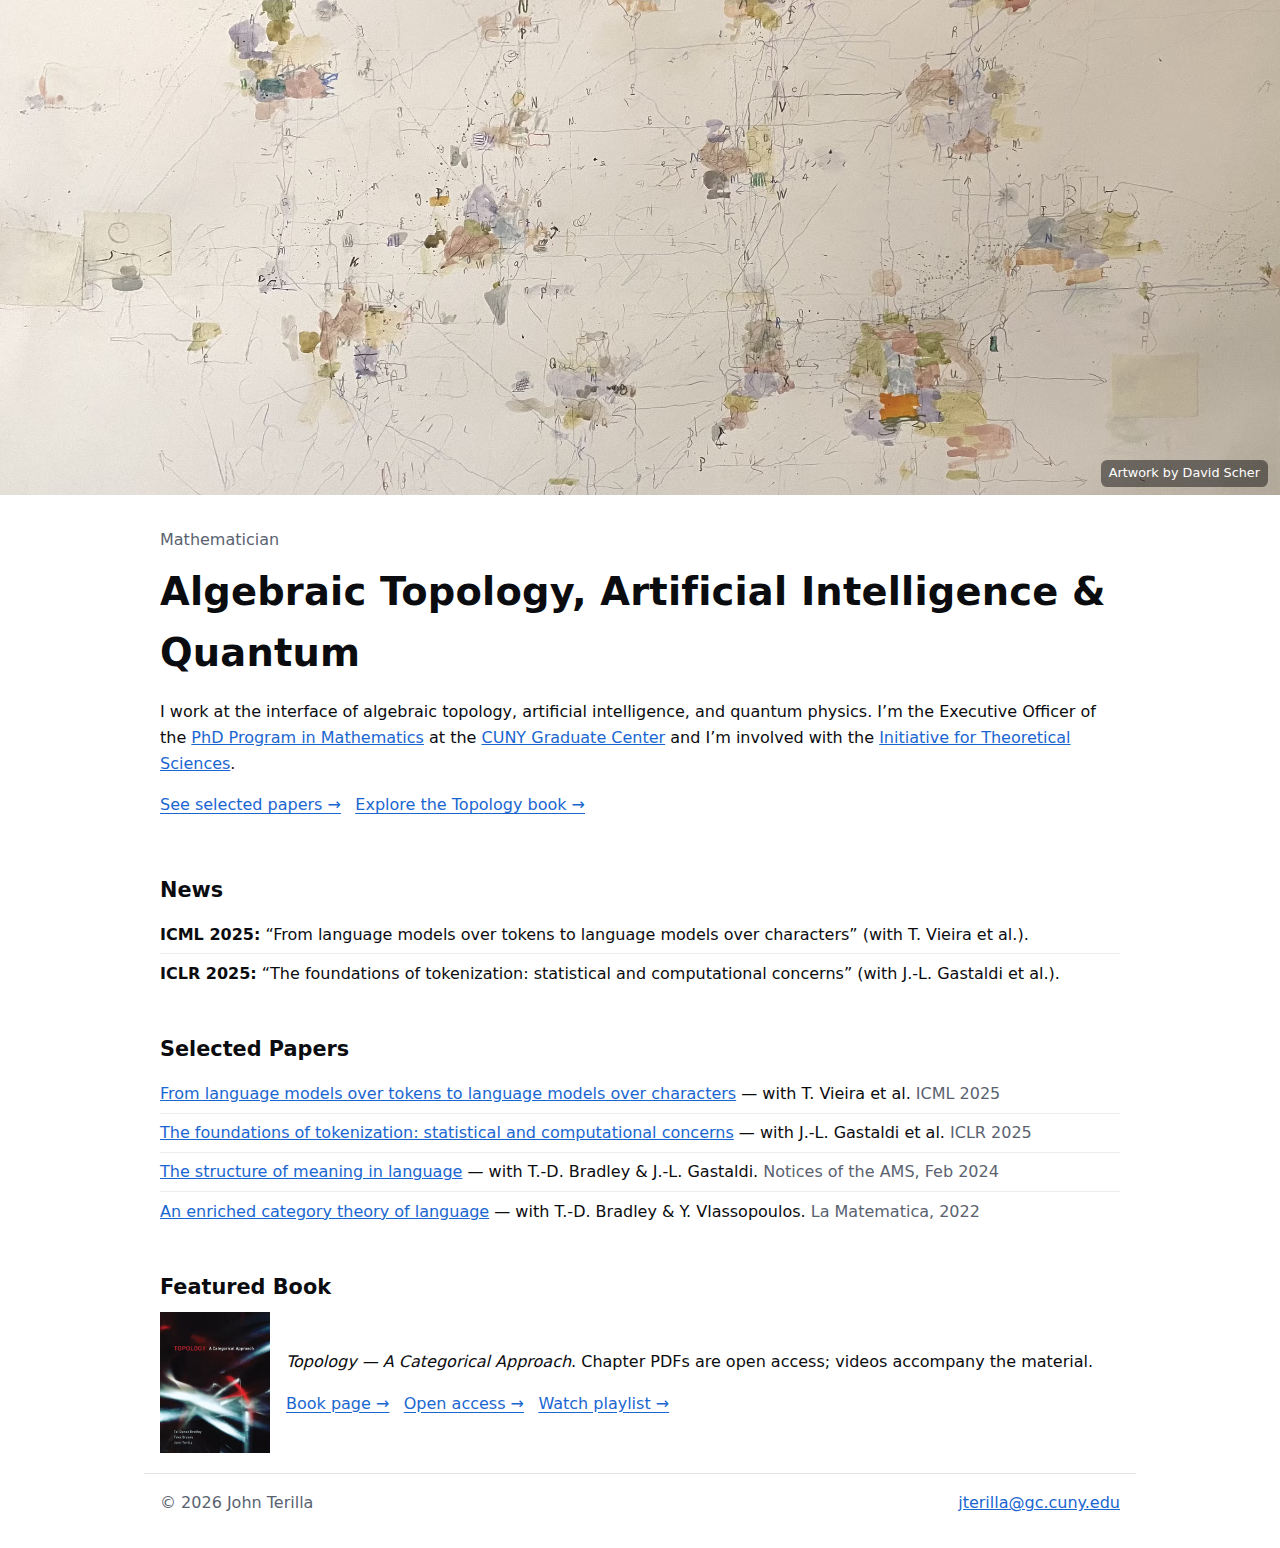
<file: test.html>
<!doctype html>
<html lang="en">
<head>
  <meta charset="utf-8" />
  <meta name="viewport" content="width=device-width, initial-scale=1" />
  <title>John Terilla</title>
  <meta name="description" content="Mathematician working in algebraic topology, artificial intelligence, and quantum physics. Executive Officer of the PhD Program in Mathematics at the CUNY Graduate Center." />
  <link rel="canonical" href="https://jterilla.github.io/" />
  <meta property="og:title" content="John Terilla" />
  <meta property="og:description" content="Algebraic Topology · Artificial Intelligence · Quantum Physics" />
  <meta property="og:type" content="website" />
  <meta property="og:image" content="https://jterilla.github.io/banner-2400.avif" />
  <meta name="twitter:card" content="summary_large_image" />
  <style>
    :root {
      --bg: #ffffff;
      --ink: #0b0c0f;
      --muted: #5a6270;
      --link: #1a66d1;
      --maxw: 960px;
    }
    @media (prefers-color-scheme: dark) {
      :root { --bg:#0b0c0f; --ink:#e8eaef; --muted:#b2b8c4; --link:#8ab4ff; }
    }
    html, body { height: 100%; }
    body { margin: 0; background: var(--bg); color: var(--ink);
      font: 16px/1.6 ui-sans-serif, system-ui, -apple-system, Segoe UI, Roboto, Ubuntu, Cantarell, Noto Sans, "Helvetica Neue", Arial, sans-serif; }
    .wrap { max-width: var(--maxw); margin: 0 auto; padding: 0 1rem; }

    /* Accessibility */
    .skip-link { position:absolute; left:-999px; top:-999px; }
    .skip-link:focus { left: 16px; top: 16px; background: #ffd166; color:#000; padding:.5rem .75rem; border-radius:.5rem; text-decoration:none; }

    /* ART-FIRST HERO */
    .hero { margin: 0; }
    .hero figure { margin: 0; }
    .hero img { display:block; width:100%; height: clamp(280px, 55vh, 560px); object-fit: cover; }
    .credit { position: relative; }
    .credit small { position:absolute; right:.75rem; bottom:.5rem; background: rgba(0,0,0,.45); color:#fff; padding:.2rem .5rem; border-radius:.4rem; font-size:.8rem; }

    /* INTRO */
    .intro { padding: 2rem 0 1.25rem; }
    .intro h1 { font-size: clamp(1.9rem, 3vw + 1rem, 2.4rem); margin:.25rem 0; letter-spacing:.2px; }
    .intro .tag { color: var(--muted); margin: 0 0 .5rem; }
    .actions { display:flex; flex-wrap:wrap; gap:.9rem; margin-top:.75rem; }
    .link { display:inline-block; text-decoration: underline; text-underline-offset: 3px; }
    .link:hover, .link:focus { text-decoration-thickness: 2px; }

    /* SECTIONS */
    section { padding: 1.25rem 0; }
    h2 { font-size: 1.3rem; margin: 0 0 .5rem; }
    .meta { color: var(--muted); }

    /* LISTS */
    .list { list-style:none; padding:0; margin:0; }
    .list li { padding: .4rem 0; border-bottom: 1px solid rgba(127,127,127,.15); }
    .list li:last-child { border-bottom: 0; }

    /* BOOK */
    .book { display:grid; grid-template-columns: auto 1fr; gap: 1rem; align-items:center; }
    .book img { width: 110px; height:auto; }

    footer { border-top: 1px solid rgba(127,127,127,.2); margin-top: 2rem; }
    .footer-row { display:flex; justify-content:space-between; align-items:center; padding:1rem 0 2rem; color: var(--muted); }
    a { color: var(--link); }
    a:focus { outline: 3px solid #ffd166; outline-offset: 2px; border-radius: 4px; }
  </style>
</head>
<body>
  <a class="skip-link" href="#content">Skip to content</a>

  <header class="hero" aria-label="Artwork by David Scher">
    <figure>
      <img src="https://jterilla.github.io/banner-2400.avif" alt="Abstract artwork by David Scher" width="2400" height="1350" />
      <div class="credit"><small>Artwork by David Scher</small></div>
    </figure>
  </header>

  <main id="content" class="wrap">
    <section class="intro" aria-label="Introduction">
      <p class="tag">Mathematician</p>
      <h1>Algebraic Topology, Artificial Intelligence & Quantum</h1>
      <p>I work at the interface of algebraic topology, artificial intelligence, and quantum physics. I’m the Executive Officer of the <a href="https://www.gc.cuny.edu/academics/phd-programs/mathematics">PhD Program in Mathematics</a> at the <a href="https://www.gc.cuny.edu/">CUNY Graduate Center</a> and I’m involved with the <a href="https://itsatcuny.org/">Initiative for Theoretical Sciences</a>.</p>
      <p class="actions">
        <a class="link" href="#papers">See selected papers →</a>
        <a class="link" href="/TopologyBook/">Explore the Topology book →</a>
      </p>
    </section>

    <section aria-labelledby="news">
      <h2 id="news">News</h2>
      <ul class="list">
        <li><strong>ICML 2025:</strong> “From language models over tokens to language models over characters” (with T. Vieira et al.).</li>
        <li><strong>ICLR 2025:</strong> “The foundations of tokenization: statistical and computational concerns” (with J.-L. Gastaldi et al.).</li>
      </ul>
    </section>

    <section id="papers" aria-labelledby="papers-h">
      <h2 id="papers-h">Selected Papers</h2>
      <ul class="list">
        <li><a href="https://arxiv.org/">From language models over tokens to language models over characters</a> — with T. Vieira et al. <span class="meta">ICML 2025</span></li>
        <li><a href="https://arxiv.org/">The foundations of tokenization: statistical and computational concerns</a> — with J.-L. Gastaldi et al. <span class="meta">ICLR 2025</span></li>
        <li><a href="https://www.ams.org/journals/notices/202402/rnoti-p222.pdf">The structure of meaning in language</a> — with T.-D. Bradley & J.-L. Gastaldi. <span class="meta">Notices of the AMS, Feb 2024</span></li>
        <li><a href="https://link.springer.com/article/10.1007/s44007-022-00025-2">An enriched category theory of language</a> — with T.-D. Bradley & Y. Vlassopoulos. <span class="meta">La Matematica, 2022</span></li>
      </ul>
    </section>

    <section aria-labelledby="book-h">
      <h2 id="book-h">Featured Book</h2>
      <div class="book">
        <img src="https://jterilla.github.io/TopologyBook/TopologyACategoricalApproach.png" alt="Cover: Topology — A Categorical Approach" width="200" height="260" />
        <div>
          <p><em>Topology — A Categorical Approach</em>. Chapter PDFs are open access; videos accompany the material.</p>
          <p class="actions">
            <a class="link" href="/TopologyBook/">Book page →</a>
            <a class="link" href="https://topology.mitpress.mit.edu/">Open access →</a>
            <a class="link" href="https://www.youtube.com/@topology_categorical">Watch playlist →</a>
          </p>
        </div>
      </div>
    </section>
  </main>

  <footer class="wrap">
    <div class="footer-row">
      <div>© <span id="y">2025</span> John Terilla</div>
      <div><a href="mailto:jterilla@gc.cuny.edu">jterilla@gc.cuny.edu</a></div>
    </div>
  </footer>

  <script>document.getElementById('y').textContent = new Date().getFullYear();</script>
</body>
</html>
</file>
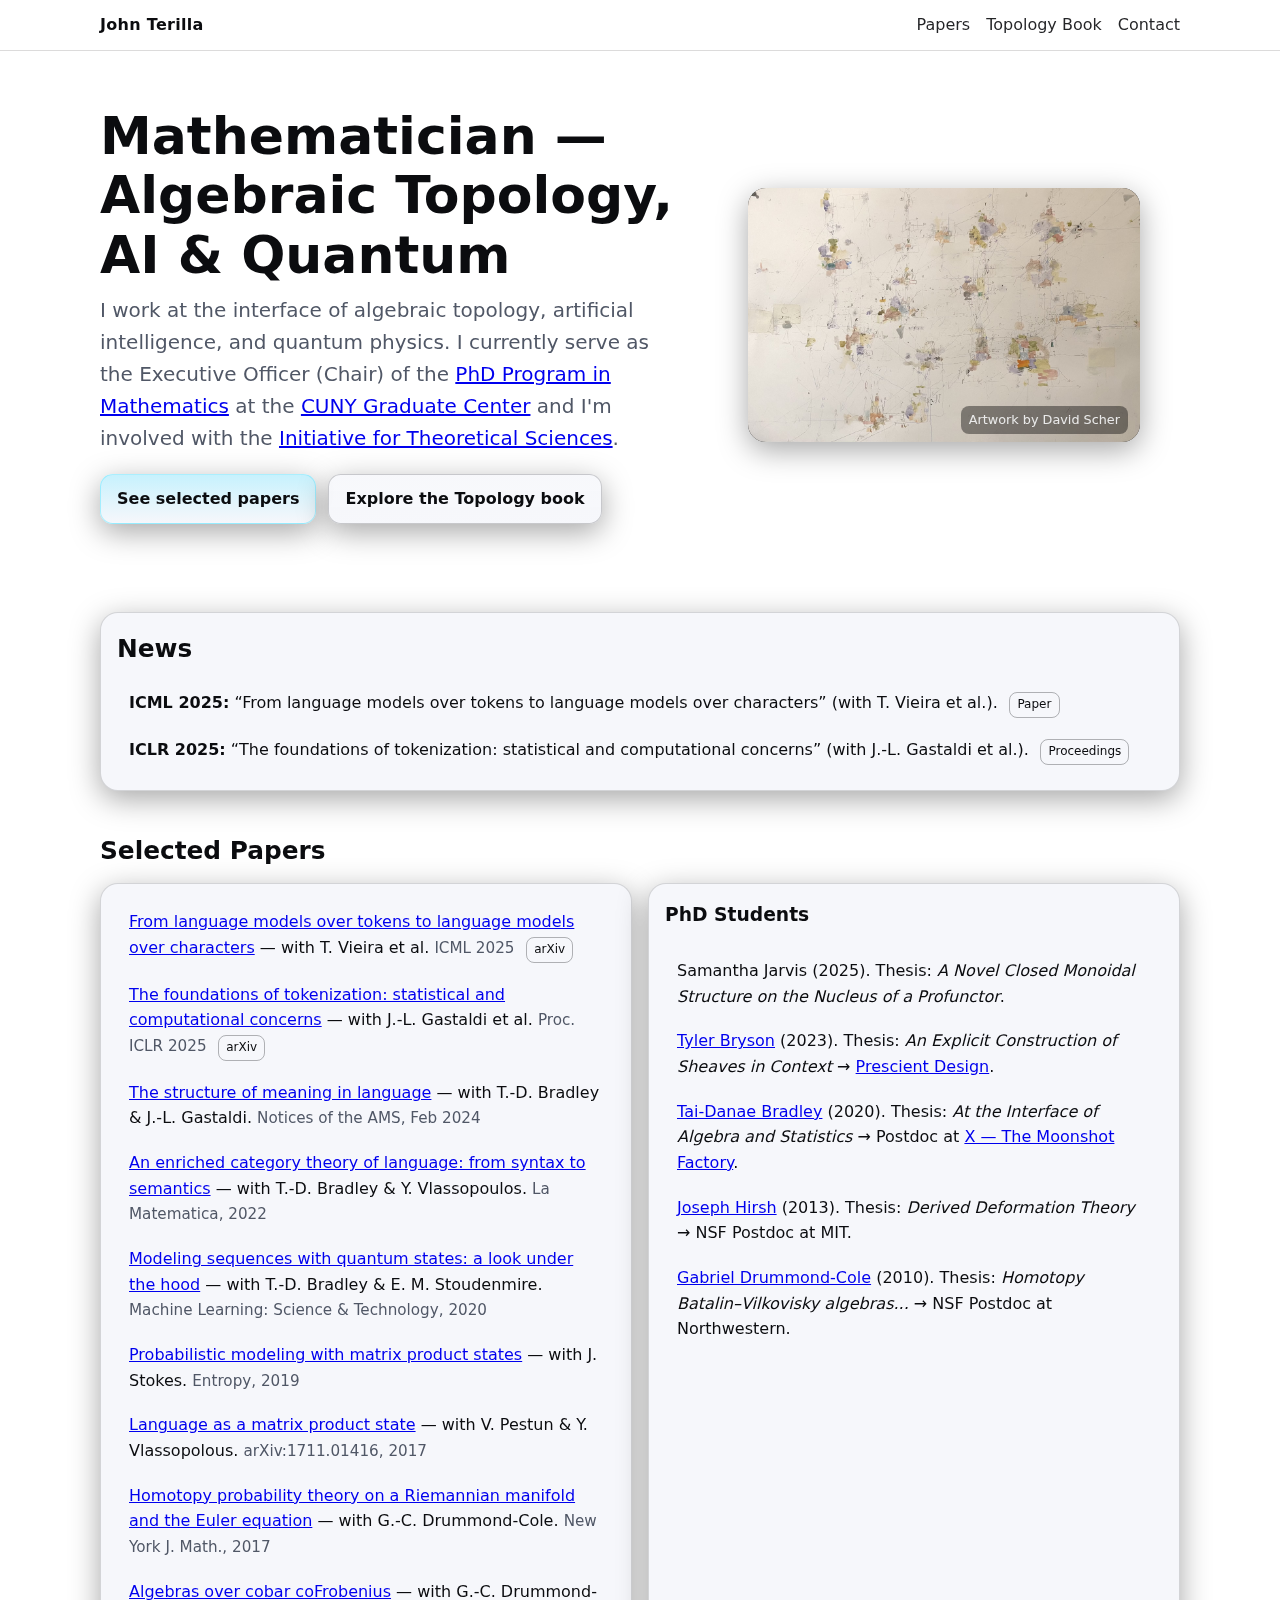
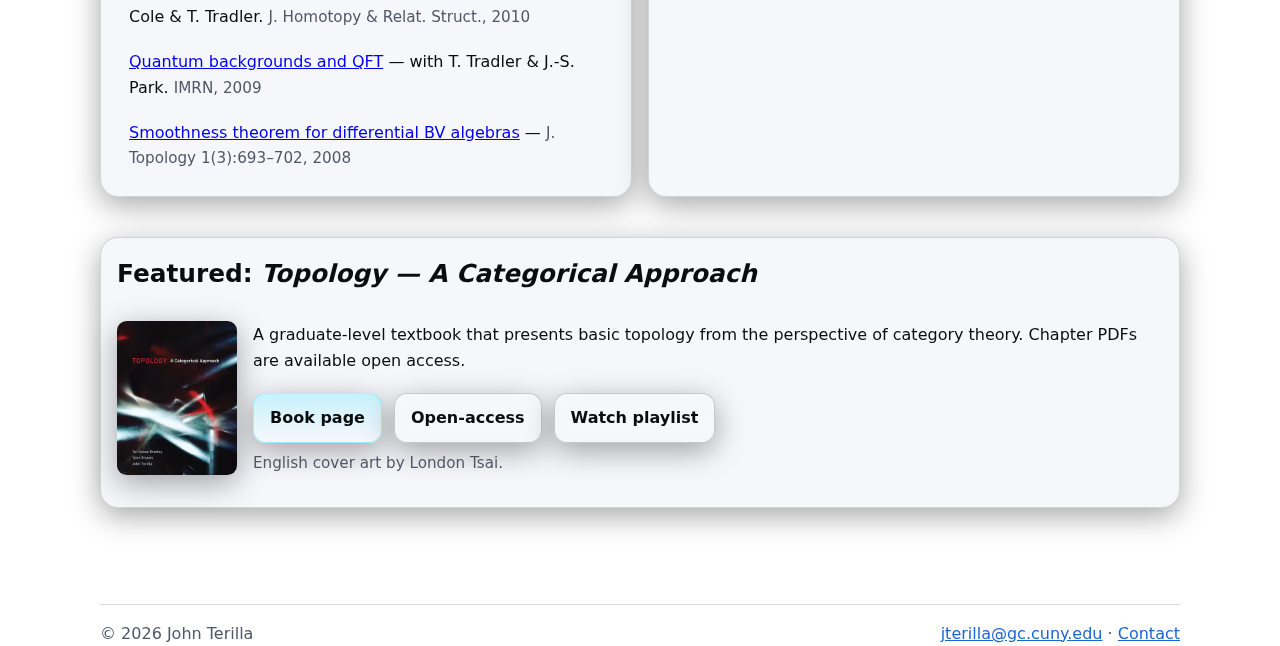
<file: text.html>
<!doctype html>
<html lang="en">
<head>
  <meta charset="utf-8" />
  <meta name="viewport" content="width=device-width, initial-scale=1" />
  <title>John Terilla — Algebraic Topology, AI & Quantum</title>
  <meta name="description" content="John Terilla — mathematician working in algebraic topology, artificial intelligence, and quantum physics. Executive Officer of the PhD Program in Mathematics at the CUNY Graduate Center." />
  <link rel="canonical" href="https://jterilla.github.io/" />
  <meta property="og:title" content="John Terilla" />
  <meta property="og:description" content="Algebraic Topology · Artificial Intelligence · Quantum Physics" />
  <meta property="og:type" content="website" />
  <meta property="og:image" content="https://jterilla.github.io/banner-2400.avif" />
  <meta name="twitter:card" content="summary_large_image" />
  <style>
    :root {
      --bg: #0b0c0f;
      --card: #12141a;
      --text: #e7e9ee;
      --muted: #b9bfcc;
      --accent: #6ee7ff; /* soft cyan */
      --accent-2: #ffd166; /* warm amber */
      --link: #8ab4ff;
      --maxw: 1080px;
      --radius: 18px;
      --shadow: 0 8px 30px rgba(0,0,0,.35);
    }
    @media (prefers-color-scheme: light) {
      :root { --bg:#ffffff; --card:#f6f7fb; --text:#0b0c0f; --muted:#505766; --link:#1b66d1; }
    }
    html, body { height: 100%; }
    body {
      margin: 0; font: 16px/1.6 system-ui, -apple-system, Segoe UI, Roboto, Ubuntu, Cantarell, Noto Sans, "Helvetica Neue", Arial, sans-serif; color: var(--text); background: var(--bg);
    }
    .skip-link { position: absolute; left: -999px; top: -999px; }
    .skip-link:focus { left: 16px; top: 16px; z-index: 1000; background: var(--accent); color: #003;
      padding: .5rem .75rem; border-radius: .5rem; text-decoration: none; }

    header { position: sticky; top: 0; backdrop-filter: saturate(180%) blur(12px); background: color-mix(in oklab, var(--bg) 70%, transparent);
      border-bottom: 1px solid color-mix(in oklab, var(--text) 15%, transparent); }
    .nav { max-width: var(--maxw); margin: 0 auto; padding: .75rem 1rem; display: flex; align-items: center; gap: 1rem; }
    .brand { font-weight: 700; letter-spacing: .3px; }
    .spacer { flex: 1; }
    .nav a { color: var(--text); text-decoration: none; opacity: .9; }
    .nav a:hover, .nav a:focus { opacity: 1; text-decoration: underline; text-underline-offset: 4px; }

    .hero { max-width: var(--maxw); margin: 0 auto; padding: 3.5rem 1rem 2rem; display: grid; grid-template-columns: 1.1fr .9fr; gap: 2rem; align-items: center; }
    .hero h1 { font-size: clamp(2.2rem, 3.6vw + 1rem, 3.25rem); line-height: 1.15; margin: 0 0 .5rem; }
    .hero p.lead { font-size: clamp(1.05rem, .7vw + .9rem, 1.25rem); color: var(--muted); margin-top: .25rem; }
    .cta { display: flex; flex-wrap: wrap; gap: .75rem; margin: 1.25rem 0 0; }
    .btn { display: inline-block; padding: .7rem 1rem; border-radius: .8rem; border: 1px solid color-mix(in oklab, var(--text) 20%, transparent); box-shadow: var(--shadow);
      background: linear-gradient(180deg, color-mix(in oklab, var(--card) 80%, transparent), var(--card)); color: var(--text); text-decoration: none; font-weight: 600; }
    .btn:hover, .btn:focus { outline: none; transform: translateY(-1px); }
    .btn.accent { background: linear-gradient(180deg, color-mix(in oklab, var(--accent) 40%, var(--card)), var(--card)); border-color: color-mix(in oklab, var(--accent) 55%, transparent); }

    .hero-figure { border-radius: var(--radius); overflow: hidden; background: #111; position: relative; box-shadow: var(--shadow); }
    .hero-figure img { display: block; width: 100%; height: auto; }
    .credit { position: absolute; right: .75rem; bottom: .5rem; font-size: .8rem; color: #eaeaea; background: rgba(0,0,0,.4); padding: .25rem .5rem; border-radius: .5rem; }
    .credit a { color: #eaeaea; }

    main { max-width: var(--maxw); margin: 0 auto; padding: 1rem; }
    section { margin: 2.5rem 0; }
    section h2 { font-size: 1.55rem; margin: 0 0 .75rem; }

    .card { background: var(--card); border: 1px solid color-mix(in oklab, var(--text) 15%, transparent); border-radius: var(--radius); padding: 1rem; box-shadow: var(--shadow); }
    .grid { display: grid; gap: 1rem; }
    .grid.cols-2 { grid-template-columns: repeat(2, minmax(0, 1fr)); }

    .list { list-style: none; padding: 0; margin: 0; }
    .list li { padding: .6rem .75rem; border-radius: .6rem; }
    .list li:hover { background: color-mix(in oklab, var(--card) 70%, transparent); }
    .meta { color: var(--muted); font-size: .95rem; }
    .badges { display: inline-flex; gap: .35rem; margin-left: .4rem; }
    .badge { font-size: .75rem; padding: .15rem .45rem; border-radius: .5rem; border: 1px solid color-mix(in oklab, var(--text) 30%, transparent); }

    .book { display: grid; grid-template-columns: auto 1fr; gap: 1rem; align-items: center; }
    .book img { width: 120px; height: auto; border-radius: .6rem; box-shadow: var(--shadow); }

    footer { max-width: var(--maxw); margin: 2.5rem auto 3rem; padding: 0 1rem; color: var(--muted); }
    footer .row { display: flex; gap: .5rem; align-items: center; justify-content: space-between; border-top: 1px solid color-mix(in oklab, var(--text) 15%, transparent); padding-top: 1rem; }
    footer a { color: var(--link); }

    @media (max-width: 880px) {
      .hero { grid-template-columns: 1fr; }
      .grid.cols-2 { grid-template-columns: 1fr; }
      .book { grid-template-columns: 1fr; }
      .hero-figure { order: -1; }
    }

    /* Focus outline */
    a:focus, button:focus { outline: 3px solid var(--accent-2); outline-offset: 2px; border-radius: 6px; }
  </style>
  <script type="application/ld+json">
  {
    "@context": "https://schema.org",
    "@type": "Person",
    "name": "John Terilla",
    "jobTitle": "Mathematician",
    "affiliation": {"@type":"CollegeOrUniversity","name":"CUNY Graduate Center"},
    "url": "https://jterilla.github.io/",
    "sameAs": [
      "https://itsatcuny.org/",
      "https://www.gc.cuny.edu/academics/phd-programs/mathematics",
      "https://www.youtube.com/@topology_categorical"
    ]
  }
  </script>
</head>
<body>
  <a class="skip-link" href="#content">Skip to content</a>
  <header>
    <nav class="nav" aria-label="Primary">
      <div class="brand">John Terilla</div>
      <div class="spacer" aria-hidden="true"></div>
      <a href="#papers">Papers</a>
      <a href="/TopologyBook/">Topology Book</a>
      <a href="/contact.html">Contact</a>
    </nav>
  </header>

  <section class="hero" id="content" aria-label="Intro">
    <div>
      <h1>Mathematician — Algebraic Topology, AI & Quantum</h1>
      <p class="lead">I work at the interface of algebraic topology, artificial intelligence, and quantum physics.
        I currently serve as the Executive Officer (Chair) of the <a href="https://www.gc.cuny.edu/academics/phd-programs/mathematics">PhD Program in Mathematics</a>
        at the <a href="https://www.gc.cuny.edu/">CUNY Graduate Center</a> and I'm involved with the
        <a href="https://itsatcuny.org/">Initiative for Theoretical Sciences</a>.</p>
      <div class="cta">
        <a class="btn accent" href="#papers">See selected papers</a>
        <a class="btn" href="/TopologyBook/">Explore the Topology book</a>
      </div>
    </div>
    <figure class="hero-figure" aria-label="Artwork by David Scher">
      <img src="https://jterilla.github.io/banner-2400.avif" alt="Abstract artwork by David Scher" loading="eager" width="1200" height="800" />
      <figcaption class="credit">Artwork by David Scher</figcaption>
    </figure>
  </section>

  <main>
    <section aria-labelledby="news-heading" class="card">
      <h2 id="news-heading">News</h2>
      <ul class="list">
        <li><strong>ICML 2025:</strong> “From language models over tokens to language models over characters” (with T. Vieira et al.). <span class="badges"><span class="badge">Paper</span></span></li>
        <li><strong>ICLR 2025:</strong> “The foundations of tokenization: statistical and computational concerns” (with J.-L. Gastaldi et al.). <span class="badges"><span class="badge">Proceedings</span></span></li>
      </ul>
    </section>

    <section id="papers" aria-labelledby="papers-heading">
      <h2 id="papers-heading">Selected Papers</h2>
      <div class="grid cols-2">
        <div class="card">
          <ul class="list">
            <li>
              <div><a href="https://ar5iv.org/abs/2412.03719" aria-label="ICML 2025 paper">From language models over tokens to language models over characters</a> — with T. Vieira et al. <span class="meta">ICML 2025</span>
              <span class="badges"><span class="badge">arXiv</span></span></div>
            </li>
            <li>
              <div><a href="https://ar5iv.org/abs/2407.11606/">The foundations of tokenization: statistical and computational concerns</a> — with J.-L. Gastaldi et al. <span class="meta">Proc. ICLR 2025</span>
              <span class="badges"><span class="badge">arXiv</span></span></div>
            </li>
            <li>
              <div><a href="https://www.ams.org/journals/notices/202402/rnoti-p174.pdf">The structure of meaning in language</a> — with T.-D. Bradley & J.-L. Gastaldi. <span class="meta">Notices of the AMS, Feb 2024</span></div>
            </li>
            <li>
              <div><a href="https://link.springer.com/article/10.1007/s44007-022-00025-2">An enriched category theory of language: from syntax to semantics</a> — with T.-D. Bradley & Y. Vlassopoulos. <span class="meta">La Matematica, 2022</span></div>
            </li>
            <li>
              <div><a href="https://iopscience.iop.org/article/10.1088/2632-2153/abbd8a">Modeling sequences with quantum states: a look under the hood</a> — with T.-D. Bradley & E. M. Stoudenmire. <span class="meta">Machine Learning: Science & Technology, 2020</span></div>
            </li>
            <li>
              <div><a href="https://www.mdpi.com/1099-4300/21/12/1236">Probabilistic modeling with matrix product states</a> — with J. Stokes. <span class="meta">Entropy, 2019</span></div>
            </li>
            <li>
              <div><a href="https://arxiv.org/abs/1711.01416">Language as a matrix product state</a> — with V. Pestun & Y. Vlassopolous. <span class="meta">arXiv:1711.01416, 2017</span></div>
            </li>
            <li>
              <div><a href="https://nyjm.albany.edu/j/2017/23-27.html">Homotopy probability theory on a Riemannian manifold and the Euler equation</a> — with G.-C. Drummond-Cole. <span class="meta">New York J. Math., 2017</span></div>
            </li>
            <li>
              <div><a href="https://arxiv.org/abs/1005.2486">Algebras over cobar coFrobenius</a> — with G.-C. Drummond-Cole & T. Tradler. <span class="meta">J. Homotopy & Relat. Struct., 2010</span></div>
            </li>
            <li>
              <div><a href="https://academic.oup.com/imrn/article-abstract/2009/5/840/692663">Quantum backgrounds and QFT</a> — with T. Tradler & J.-S. Park. <span class="meta">IMRN, 2009</span></div>
            </li>
            <li>
              <div><a href="https://arxiv.org/abs/0709.2141">Smoothness theorem for differential BV algebras</a> — <span class="meta">J. Topology 1(3):693–702, 2008</span></div>
            </li>
          </ul>
        </div>

        <aside class="card">
          <h3 style="margin-top:0">PhD Students</h3>
          <ul class="list">
            <li>Samantha Jarvis (2025). Thesis: <em>A Novel Closed Monoidal Structure on the Nucleus of a Profunctor</em>.</li>
            <li><a href="https://www.linkedin.com/in/tyler-bryson-a58a19155/">Tyler Bryson</a> (2023). Thesis: <em>An Explicit Construction of Sheaves in Context</em> → <a href="https://www.gene.com/research/prescie...">Prescient Design</a>.</li>
            <li><a href="https://www.math3ma.com/">Tai-Danae Bradley</a> (2020). Thesis: <em>At the Interface of Algebra and Statistics</em> → Postdoc at <a href="https://x.company/">X — The Moonshot Factory</a>.</li>
            <li><a href="https://math.mit.edu/directory/profile.php?pid=228">Joseph Hirsh</a> (2013). Thesis: <em>Derived Deformation Theory</em> → NSF Postdoc at MIT.</li>
            <li><a href="https://drummondcole.com/">Gabriel Drummond-Cole</a> (2010). Thesis: <em>Homotopy Batalin–Vilkovisky algebras...</em> → NSF Postdoc at Northwestern.</li>
          </ul>
        </aside>
      </div>
    </section>

    <section aria-labelledby="book-heading" class="card">
      <h2 id="book-heading">Featured: <em>Topology — A Categorical Approach</em></h2>
      <div class="book">
        <img src="https://jterilla.github.io/TopologyBook/TopologyACategoricalApproach.png" alt="Book cover: Topology — A Categorical Approach" loading="lazy" width="200" height="260" />
        <div>
          <p>A graduate-level textbook that presents basic topology from the perspective of category theory. Chapter PDFs are available open access.</p>
          <div class="cta">
            <a class="btn accent" href="/TopologyBook/">Book page</a>
            <a class="btn" href="https://topology.mitpress.mit.edu/">Open-access</a>
            <a class="btn" href="https://www.youtube.com/@topology_categorical">Watch playlist</a>
          </div>
          <p class="meta" style="margin-top:.5rem">English cover art by London Tsai.</p>
        </div>
      </div>
    </section>
  </main>

  <footer>
    <div class="row">
      <div>© <span id="y">2025</span> John Terilla</div>
      <div><a href="mailto:jterilla@gc.cuny.edu">jterilla@gc.cuny.edu</a> · <a href="/contact.html">Contact</a></div>
    </div>
  </footer>

  <script>
    // keep the year fresh
    document.getElementById('y').textContent = new Date().getFullYear();
  </script>
</body>
</html>
</file>
<file: new.css>
:root {
	--nc-font-sans: 'Inter', -apple-system, BlinkMacSystemFont, 'Segoe UI', Roboto, Oxygen, Ubuntu, Cantarell, 'Open Sans', 'Helvetica Neue', sans-serif, "Apple Color Emoji", "Segoe UI Emoji", "Segoe UI Symbol";
	--nc-font-mono: Consolas, monaco, 'Ubuntu Mono', 'Liberation Mono', 'Courier New', Courier, monospace;

	/* Light theme */
	--nc-tx-1: #000000;
	--nc-tx-2: #1A1A1A;
	--nc-bg-1: #FFFFFF;
	--nc-bg-2: #F6F8FA;
	--nc-bg-3: #E5E7EB;
	--nc-lk-1: #0070F3;
	--nc-lk-2: #0366D6;
	--nc-lk-tx: #FFFFFF;
	--nc-ac-1: #79FFE1;
	--nc-ac-tx: #0C4047;

	/* Dark theme */
	--nc-d-tx-1: #ffffff;
	--nc-d-tx-2: #eeeeee;
	--nc-d-bg-1: #000000;
	--nc-d-bg-2: #111111;
	--nc-d-bg-3: #222222;
	--nc-d-lk-1: #3291FF;
	--nc-d-lk-2: #0070F3;
	--nc-d-lk-tx: #FFFFFF;
	--nc-d-ac-1: #7928CA;
	--nc-d-ac-tx: #FFFFFF;
}

@media (prefers-color-scheme: dark) {
	:root {
		--nc-tx-1: var(--nc-d-tx-1);
		--nc-tx-2: var(--nc-d-tx-2);
		--nc-bg-1: var(--nc-d-bg-1);
		--nc-bg-2: var(--nc-d-bg-2);
		--nc-bg-3: var(--nc-d-bg-3);
		--nc-lk-1: var(--nc-d-lk-1);
		--nc-lk-2: var(--nc-d-lk-2);
		--nc-lk-tx: var(--nc--dlk-tx);
		--nc-ac-1: var(--nc-d-ac-1);
		--nc-ac-tx: var(--nc--dac-tx);
	}
}

* {
	/* Reset margins and padding */
	margin: 0;
	padding: 0;
}

address,
area,
article,
aside,
audio,
blockquote,
datalist,
details,
dl,
fieldset,
figure,
form,
input,
iframe,
img,
meter,
nav,
ol,
optgroup,
option,
output,
p,
pre,
progress,
ruby,
section,
table,
textarea,
ul,
video {
	/* Margins for most elements */
	margin-bottom: 1rem;
}

html,input,select,button {
	/* Set body font family and some finicky elements */
	font-family: var(--nc-font-sans);
}

body {
	/* Center body in page */
	margin: 0 auto;
	max-width: 750px;
	padding: 2rem;
	border-radius: 6px;
	overflow-x: hidden;
	word-break: break-word;
	overflow-wrap: break-word;
	background: var(--nc-bg-1);

	/* Main body text */
	color: var(--nc-tx-2);
	font-size: 1.03rem;
	line-height: 1.5;
}

::selection {
	/* Set background color for selected text */
	background: var(--nc-ac-1);
	color: var(--nc-ac-tx);
}

h1,h2,h3,h4,h5,h6 {
	line-height: 1;
	color: var(--nc-tx-1);
	padding-top: .875rem;
}

h1,
h2,
h3 {
	color: var(--nc-tx-1);
	padding-bottom: 2px;
	margin-bottom: 8px;
	border-bottom: 1px solid var(--nc-bg-2);
}

h4,
h5,
h6 {
	margin-bottom: .3rem;
}

h1 {
	font-size: 2.25rem;
}

h2 {
	font-size: 1.85rem;
}

h3 {
	font-size: 1.55rem;
}

h4 {
	font-size: 1.25rem;
}

h5 {
	font-size: 1rem;
}

h6 {
	font-size: .875rem;
}

a {
	color: var(--nc-lk-1);
}

a:hover {
	color: var(--nc-lk-2);
}

abbr:hover {
	/* Set the '?' cursor while hovering an abbreviation */
	cursor: help;
}

blockquote {
	padding: 1.5rem;
	background: var(--nc-bg-2);
	border-left: 5px solid var(--nc-bg-3);
}

abbr {
	cursor: help;
}

blockquote *:last-child {
	padding-bottom: 0;
	margin-bottom: 0;
}

header {
	background: var(--nc-bg-2);
	border-bottom: 1px solid var(--nc-bg-3);
	padding: 2rem 1.5rem;
	
	/* This sets the right and left margins to cancel out the body's margins. It's width is still the same, but the background stretches across the page's width. */

	margin: -2rem calc(50% - 50vw) 2rem;

	/* Shorthand for:

	margin-top: -2rem;
	margin-bottom: 2rem;

	margin-left: calc(50% - 50vw);
	margin-right: calc(50% - 50vw); */

	padding-left: calc(50vw - 50%);
	padding-right: calc(50vw - 50%);
}

header h1,
header h2,
header h3 {
	padding-bottom: 0;
	border-bottom: 0;
}

header > *:first-child {
	margin-top: 0;
	padding-top: 0;
}

header > *:last-child {
	margin-bottom: 0;
}

a button,
button,
input[type="submit"],
input[type="reset"],
input[type="button"] {
	font-size: 1rem;
	display: inline-block;
	padding: 6px 12px;
	text-align: center;
	text-decoration: none;
	white-space: nowrap;
	background: var(--nc-lk-1);
	color: var(--nc-lk-tx);
	border: 0;
	border-radius: 4px;
	box-sizing: border-box;
	cursor: pointer;
	color: var(--nc-lk-tx);
}

a button[disabled],
button[disabled],
input[type="submit"][disabled],
input[type="reset"][disabled],
input[type="button"][disabled] {
	cursor: default;
	opacity: .5;

	/* Set the [X] cursor while hovering a disabled link */
	cursor: not-allowed;
}

.button:focus,
.button:enabled:hover,
button:focus,
button:enabled:hover,
input[type="submit"]:focus,
input[type="submit"]:enabled:hover,
input[type="reset"]:focus,
input[type="reset"]:enabled:hover,
input[type="button"]:focus,
input[type="button"]:enabled:hover {
	background: var(--nc-lk-2);
}

a img {
	margin-bottom: 0px;
}

code,
pre,
kbd,
samp {
	/* Set the font family for monospaced elements */
	font-family: var(--nc-font-mono);
}

code,
samp,
kbd,
pre {
	/* The main preformatted style. This is changed slightly across different cases. */
	background: var(--nc-bg-2);
	border: 1px solid var(--nc-bg-3);
	border-radius: 4px;
	padding: 3px 6px;
	/* ↓ font-size is relative to containing element, so it scales for titles*/
	font-size: 0.9em;
}

kbd {
	/* Makes the kbd element look like a keyboard key */
	border-bottom: 3px solid var(--nc-bg-3);
}

pre {
	padding: 1rem 1.4rem;
	max-width: 100%;
	overflow: auto;
}

pre code {
	/* When <code> is in a <pre>, reset it's formatting to blend in */
	background: inherit;
	font-size: inherit;
	color: inherit;
	border: 0;
	padding: 0;
	margin: 0;
}

code pre {
	/* When <pre> is in a <code>, reset it's formatting to blend in */
	display: inline;
	background: inherit;
	font-size: inherit;
	color: inherit;
	border: 0;
	padding: 0;
	margin: 0;
}

details {
	/* Make the <details> look more "clickable" */
	padding: .6rem 1rem;
	background: var(--nc-bg-2);
	border: 1px solid var(--nc-bg-3);
	border-radius: 4px;
}

summary {
	/* Makes the <summary> look more like a "clickable" link with the pointer cursor */
	cursor: pointer;
	font-weight: bold;
}

details[open] {
	/* Adjust the <details> padding while open */
	padding-bottom: .75rem;
}

details[open] summary {
	/* Adjust the <details> padding while open */
	margin-bottom: 6px;
}

details[open]>*:last-child {
	/* Resets the bottom margin of the last element in the <details> while <details> is opened. This prevents double margins/paddings. */
	margin-bottom: 0;
}

dt {
	font-weight: bold;
}

dd::before {
	/* Add an arrow to data table definitions */
	content: '→ ';
}

hr {
	/* Reset the border of the <hr> separator, then set a better line */
	border: 0;
	border-bottom: 1px solid var(--nc-bg-3);
	margin: 1rem auto;
}

fieldset {
	margin-top: 1rem;
	padding: 2rem;
	border: 1px solid var(--nc-bg-3);
	border-radius: 4px;
}

legend {
	padding: auto .5rem;
}

table {
	/* border-collapse sets the table's elements to share borders, rather than floating as separate "boxes". */
	border-collapse: collapse;
	width: 100%
}

td,
th {
	border: 1px solid var(--nc-bg-3);
	text-align: left;
	padding: .5rem;
}

th {
	background: var(--nc-bg-2);
}

tr:nth-child(even) {
	/* Set every other cell slightly darker. Improves readability. */
	background: var(--nc-bg-2);
}

table caption {
	font-weight: bold;
	margin-bottom: .5rem;
}

textarea {
	/* Don't let the <textarea> extend off the screen naturally or when dragged by the user */
	max-width: 100%;
}

ol,
ul {
	/* Replace the browser default padding */
	padding-left: 2rem;
}

li {
	margin-top: .4rem;
}

ul ul,
ol ul,
ul ol,
ol ol {
	margin-bottom: 0;
}

mark {
	padding: 3px 6px;
	background: var(--nc-ac-1);
	color: var(--nc-ac-tx);
}

textarea,
select,
input {
	padding: 6px 12px;
	margin-bottom: .5rem;
	background: var(--nc-bg-2);
	color: var(--nc-tx-2);
	border: 1px solid var(--nc-bg-3);
	border-radius: 4px;
	box-shadow: none;
	box-sizing: border-box;
}

img {
	max-width: 100%;
}
</file>
<file: fonts/inter.css>
/* Variable fonts usage:
:root { font-family: "Inter", sans-serif; }
@supports (font-variation-settings: normal) {
  :root { font-family: "InterVariable", sans-serif; font-optical-sizing: auto; }
} */
@font-face {
  font-family: InterVariable;
  font-style: normal;
  font-weight: 100 900;
  font-display: swap;
  src: url("InterVariable.woff2") format("woff2");
}
@font-face {
  font-family: InterVariable;
  font-style: italic;
  font-weight: 100 900;
  font-display: swap;
  src: url("InterVariable-Italic.woff2") format("woff2");
}

/* static fonts */
@font-face { font-family: "Inter"; font-style: normal; font-weight: 100; font-display: swap; src: url("Inter-Thin.woff2") format("woff2"); }
@font-face { font-family: "Inter"; font-style: italic; font-weight: 100; font-display: swap; src: url("Inter-ThinItalic.woff2") format("woff2"); }
@font-face { font-family: "Inter"; font-style: normal; font-weight: 200; font-display: swap; src: url("Inter-ExtraLight.woff2") format("woff2"); }
@font-face { font-family: "Inter"; font-style: italic; font-weight: 200; font-display: swap; src: url("Inter-ExtraLightItalic.woff2") format("woff2"); }
@font-face { font-family: "Inter"; font-style: normal; font-weight: 300; font-display: swap; src: url("Inter-Light.woff2") format("woff2"); }
@font-face { font-family: "Inter"; font-style: italic; font-weight: 300; font-display: swap; src: url("Inter-LightItalic.woff2") format("woff2"); }
@font-face { font-family: "Inter"; font-style: normal; font-weight: 400; font-display: swap; src: url("Inter-Regular.woff2") format("woff2"); }
@font-face { font-family: "Inter"; font-style: italic; font-weight: 400; font-display: swap; src: url("Inter-Italic.woff2") format("woff2"); }
@font-face { font-family: "Inter"; font-style: normal; font-weight: 500; font-display: swap; src: url("Inter-Medium.woff2") format("woff2"); }
@font-face { font-family: "Inter"; font-style: italic; font-weight: 500; font-display: swap; src: url("Inter-MediumItalic.woff2") format("woff2"); }
@font-face { font-family: "Inter"; font-style: normal; font-weight: 600; font-display: swap; src: url("Inter-SemiBold.woff2") format("woff2"); }
@font-face { font-family: "Inter"; font-style: italic; font-weight: 600; font-display: swap; src: url("Inter-SemiBoldItalic.woff2") format("woff2"); }
@font-face { font-family: "Inter"; font-style: normal; font-weight: 700; font-display: swap; src: url("Inter-Bold.woff2") format("woff2"); }
@font-face { font-family: "Inter"; font-style: italic; font-weight: 700; font-display: swap; src: url("Inter-BoldItalic.woff2") format("woff2"); }
@font-face { font-family: "Inter"; font-style: normal; font-weight: 800; font-display: swap; src: url("Inter-ExtraBold.woff2") format("woff2"); }
@font-face { font-family: "Inter"; font-style: italic; font-weight: 800; font-display: swap; src: url("Inter-ExtraBoldItalic.woff2") format("woff2"); }
@font-face { font-family: "Inter"; font-style: normal; font-weight: 900; font-display: swap; src: url("Inter-Black.woff2") format("woff2"); }
@font-face { font-family: "Inter"; font-style: italic; font-weight: 900; font-display: swap; src: url("Inter-BlackItalic.woff2") format("woff2"); }
@font-face { font-family: "InterDisplay"; font-style: normal; font-weight: 100; font-display: swap; src: url("InterDisplay-Thin.woff2") format("woff2"); }
@font-face { font-family: "InterDisplay"; font-style: italic; font-weight: 100; font-display: swap; src: url("InterDisplay-ThinItalic.woff2") format("woff2"); }
@font-face { font-family: "InterDisplay"; font-style: normal; font-weight: 200; font-display: swap; src: url("InterDisplay-ExtraLight.woff2") format("woff2"); }
@font-face { font-family: "InterDisplay"; font-style: italic; font-weight: 200; font-display: swap; src: url("InterDisplay-ExtraLightItalic.woff2") format("woff2"); }
@font-face { font-family: "InterDisplay"; font-style: normal; font-weight: 300; font-display: swap; src: url("InterDisplay-Light.woff2") format("woff2"); }
@font-face { font-family: "InterDisplay"; font-style: italic; font-weight: 300; font-display: swap; src: url("InterDisplay-LightItalic.woff2") format("woff2"); }
@font-face { font-family: "InterDisplay"; font-style: normal; font-weight: 400; font-display: swap; src: url("InterDisplay-Regular.woff2") format("woff2"); }
@font-face { font-family: "InterDisplay"; font-style: italic; font-weight: 400; font-display: swap; src: url("InterDisplay-Italic.woff2") format("woff2"); }
@font-face { font-family: "InterDisplay"; font-style: normal; font-weight: 500; font-display: swap; src: url("InterDisplay-Medium.woff2") format("woff2"); }
@font-face { font-family: "InterDisplay"; font-style: italic; font-weight: 500; font-display: swap; src: url("InterDisplay-MediumItalic.woff2") format("woff2"); }
@font-face { font-family: "InterDisplay"; font-style: normal; font-weight: 600; font-display: swap; src: url("InterDisplay-SemiBold.woff2") format("woff2"); }
@font-face { font-family: "InterDisplay"; font-style: italic; font-weight: 600; font-display: swap; src: url("InterDisplay-SemiBoldItalic.woff2") format("woff2"); }
@font-face { font-family: "InterDisplay"; font-style: normal; font-weight: 700; font-display: swap; src: url("InterDisplay-Bold.woff2") format("woff2"); }
@font-face { font-family: "InterDisplay"; font-style: italic; font-weight: 700; font-display: swap; src: url("InterDisplay-BoldItalic.woff2") format("woff2"); }
@font-face { font-family: "InterDisplay"; font-style: normal; font-weight: 800; font-display: swap; src: url("InterDisplay-ExtraBold.woff2") format("woff2"); }
@font-face { font-family: "InterDisplay"; font-style: italic; font-weight: 800; font-display: swap; src: url("InterDisplay-ExtraBoldItalic.woff2") format("woff2"); }
@font-face { font-family: "InterDisplay"; font-style: normal; font-weight: 900; font-display: swap; src: url("InterDisplay-Black.woff2") format("woff2"); }
@font-face { font-family: "InterDisplay"; font-style: italic; font-weight: 900; font-display: swap; src: url("InterDisplay-BlackItalic.woff2") format("woff2"); }

@font-feature-values InterVariable {
    @character-variant {
        cv01: 1; cv02: 2; cv03: 3; cv04: 4; cv05: 5; cv06: 6; cv07: 7; cv08: 8;
        cv09: 9; cv10: 10; cv11: 11; cv12: 12; cv13: 13;
        alt-1:            1; /* Alternate one */
        alt-3:            9; /* Flat-top three */
        open-4:           2; /* Open four */
        open-6:           3; /* Open six */
        open-9:           4; /* Open nine */
        lc-l-with-tail:   5; /* Lower-case L with tail */
        simplified-u:     6; /* Simplified u */
        alt-double-s:     7; /* Alternate German double s */
        uc-i-with-serif:  8; /* Upper-case i with serif */
        uc-g-with-spur:  10; /* Capital G with spur */
        single-story-a:  11; /* Single-story a */
        compact-lc-f:    12; /* Compact f */
        compact-lc-t:    13; /* Compact t */
    }
    @styleset {
        ss01: 1; ss02: 2; ss03: 3; ss04: 4; ss05: 5; ss06: 6; ss07: 7; ss08: 8;
        open-digits: 1;                /* Open digits */
        disambiguation: 2;             /* Disambiguation (with zero) */
        disambiguation-except-zero: 4; /* Disambiguation (no zero) */
        round-quotes-and-commas: 3;    /* Round quotes &amp; commas */
        square-punctuation: 7;         /* Square punctuation */
        square-quotes: 8;              /* Square quotes */
        circled-characters: 5;         /* Circled characters */
        squared-characters: 6;         /* Squared characters */
    }
}
@font-feature-values Inter {
    @character-variant {
        cv01: 1; cv02: 2; cv03: 3; cv04: 4; cv05: 5; cv06: 6; cv07: 7; cv08: 8;
        cv09: 9; cv10: 10; cv11: 11; cv12: 12; cv13: 13;
        alt-1:            1; /* Alternate one */
        alt-3:            9; /* Flat-top three */
        open-4:           2; /* Open four */
        open-6:           3; /* Open six */
        open-9:           4; /* Open nine */
        lc-l-with-tail:   5; /* Lower-case L with tail */
        simplified-u:     6; /* Simplified u */
        alt-double-s:     7; /* Alternate German double s */
        uc-i-with-serif:  8; /* Upper-case i with serif */
        uc-g-with-spur:  10; /* Capital G with spur */
        single-story-a:  11; /* Single-story a */
        compact-lc-f:    12; /* Compact f */
        compact-lc-t:    13; /* Compact t */
    }
    @styleset {
        ss01: 1; ss02: 2; ss03: 3; ss04: 4; ss05: 5; ss06: 6; ss07: 7; ss08: 8;
        open-digits: 1;                /* Open digits */
        disambiguation: 2;             /* Disambiguation (with zero) */
        disambiguation-except-zero: 4; /* Disambiguation (no zero) */
        round-quotes-and-commas: 3;    /* Round quotes &amp; commas */
        square-punctuation: 7;         /* Square punctuation */
        square-quotes: 8;              /* Square quotes */
        circled-characters: 5;         /* Circled characters */
        squared-characters: 6;         /* Squared characters */
    }
}
@font-feature-values InterDisplay {
    @character-variant {
        cv01: 1; cv02: 2; cv03: 3; cv04: 4; cv05: 5; cv06: 6; cv07: 7; cv08: 8;
        cv09: 9; cv10: 10; cv11: 11; cv12: 12; cv13: 13;
        alt-1:            1; /* Alternate one */
        alt-3:            9; /* Flat-top three */
        open-4:           2; /* Open four */
        open-6:           3; /* Open six */
        open-9:           4; /* Open nine */
        lc-l-with-tail:   5; /* Lower-case L with tail */
        simplified-u:     6; /* Simplified u */
        alt-double-s:     7; /* Alternate German double s */
        uc-i-with-serif:  8; /* Upper-case i with serif */
        uc-g-with-spur:  10; /* Capital G with spur */
        single-story-a:  11; /* Single-story a */
        compact-lc-f:    12; /* Compact f */
        compact-lc-t:    13; /* Compact t */
    }
    @styleset {
        ss01: 1; ss02: 2; ss03: 3; ss04: 4; ss05: 5; ss06: 6; ss07: 7; ss08: 8;
        open-digits: 1;                /* Open digits */
        disambiguation: 2;             /* Disambiguation (with zero) */
        disambiguation-except-zero: 4; /* Disambiguation (no zero) */
        round-quotes-and-commas: 3;    /* Round quotes &amp; commas */
        square-punctuation: 7;         /* Square punctuation */
        square-quotes: 8;              /* Square quotes */
        circled-characters: 5;         /* Circled characters */
        squared-characters: 6;         /* Squared characters */
    }
}
</file>
<file: style.css>
/* style.css - Minimal stylesheet for John Terilla site */

/* 1. Design tokens (variables) */
:root {
  --bg: #fff;
  --fg: #1a1a1a;
  --muted: #555;
  --accent: #0070f3;
  --nav-bg: #f5f5f5;
  --nav-border: #e0e0e0;

  --space-xs: 0.5rem;
  --space-s : 1rem;
  --space-m : 1.5rem;
  --space-l : 2rem;
}
@media (prefers-color-scheme: dark) {
  :root {
    --bg: #1a1a1a;
    --fg: #f5f5f5;
    --muted: #888;
    --accent: #4ea8ff;
    --nav-bg: #2a2a2a;
    --nav-border: #444;
  }
}

/* 2. Reset basic box model */
* {
  margin: 0;
  padding: 0;
  box-sizing: border-box;
}

/* 3. Font face */
@font-face {
  font-family: 'Inter';
  src: local('Inter Regular'), url('/fonts/Inter-Regular.woff2') format('woff2');
  font-weight: 400;
  font-style: normal;
  font-display: swap;
}

/* 4. Base typography & layout */
body {
  font-family: 'Inter', system-ui, -apple-system, BlinkMacSystemFont,
               "Segoe UI", Roboto, "Helvetica Neue", Arial, sans-serif;
  line-height: 1.4;
  background-color: var(--bg);
  color: var(--fg);
}

/* 5. Container for responsive content */
.container {
  width: 100%;              /* full width up to max */
  max-width: 750px;         /* constrain main content */
  margin-inline: auto;      /* center container */
  padding-inline: var(--space-s); /* horizontal gutter */
}

/* 5. Container for responsive content */
.container {
  width: clamp(90vw, 100%, 750px);
  margin-inline: auto;
  padding-inline: var(--space-s);
}

/* 6. Header and full-bleed nav */
header {
  position: relative;
  left: 50%;
  width: 100vw;
  transform: translateX(-50%);
}

/* Base link/current styles */

/* Nav container & items */
 .global-nav { 
    background-color: var(--nav-bg);
    border-bottom: 1px solid var(--nav-border);
    padding: var(--space-s) var(--space-s);
    margin-bottom: 0;
    border-radius: 4px 4px 0 0;
 }
.global-nav .container {
  display: flex;
  align-items: center;
  font-size: 0.9rem;       /* a touch smaller than body text */
}

.global-nav a,
.global-nav .current {
  font-weight: 400;        /* normal weight */
  text-decoration: none;
  color: var(--accent);
  padding: 0.25rem;              /* remove extra padding */
}

/* Current page styling */
.global-nav .current {
  pointer-events: none;
  color: var(--fg);
}

/* Slash separators with a tiny gap */
.global-nav .container > * + *::before {
  content: "/";
  margin: 0 0.25rem;      /* 4px on either side of the slash */
  color: var(--muted);
}

/* 7. Headings */
h1, h2, h3, h4 {
  margin-bottom: var(--space-s);
  font-weight: 600;
}
h1 { font-size: 2rem; }
h2 { font-size: 1.5rem; }
h3 { font-size: 1.25rem; }
h4 { font-size: 1rem; }

/* 8. Paragraphs & lists */
p, ul, ol {
  margin-bottom: var(--space-s);
}
ul, ol {
  padding-left: 1.5rem;
}
li {
  margin-bottom: var(--space-xs);
}

/* 9. Links with accent and transitions */
a {
  color: var(--accent);
  text-decoration: none;
  transition: color 0.2s ease, text-decoration-color 0.2s ease;
}
a:hover,
a:focus {
  text-decoration: underline;
  color: var(--accent);
}

/* 10. Images */
img {
  display: block;
  max-width: 100%;
  height: auto;
  margin-bottom: var(--space-s);
}

/* 11. Banner figure & credit */
.banner-figure {
  margin: 0 0 var(--space-s);
}
.img-credit {
  font-size: 0.75rem;
  color: var(--muted);
  text-align: right;
  margin-top: var(--space-xs);
  padding-inline-end: var(--space-s);
}

/* 12. Figure spacing */
figure {
  margin-bottom: var(--space-s);
}

/* 13. Footer */
.site-footer {
  margin-top: var(--space-l);
  padding-top: var(--space-m);
  border-top: 1px solid var(--nav-border);
  font-size: 0.75rem;
  color: var(--muted);
  text-align: left;
}
.site-footer p {
  margin: 0;
}

/* 14. Skip-link for accessibility */
.skip-link {
  position: absolute;
  top: -999px;
  left: -999px;
}
.skip-link:focus {
  top: var(--space-s);
  left: var(--space-s);
  background: var(--accent);
  color: var(--bg);
  padding: var(--space-s);
  z-index: 100;
}
</file>
